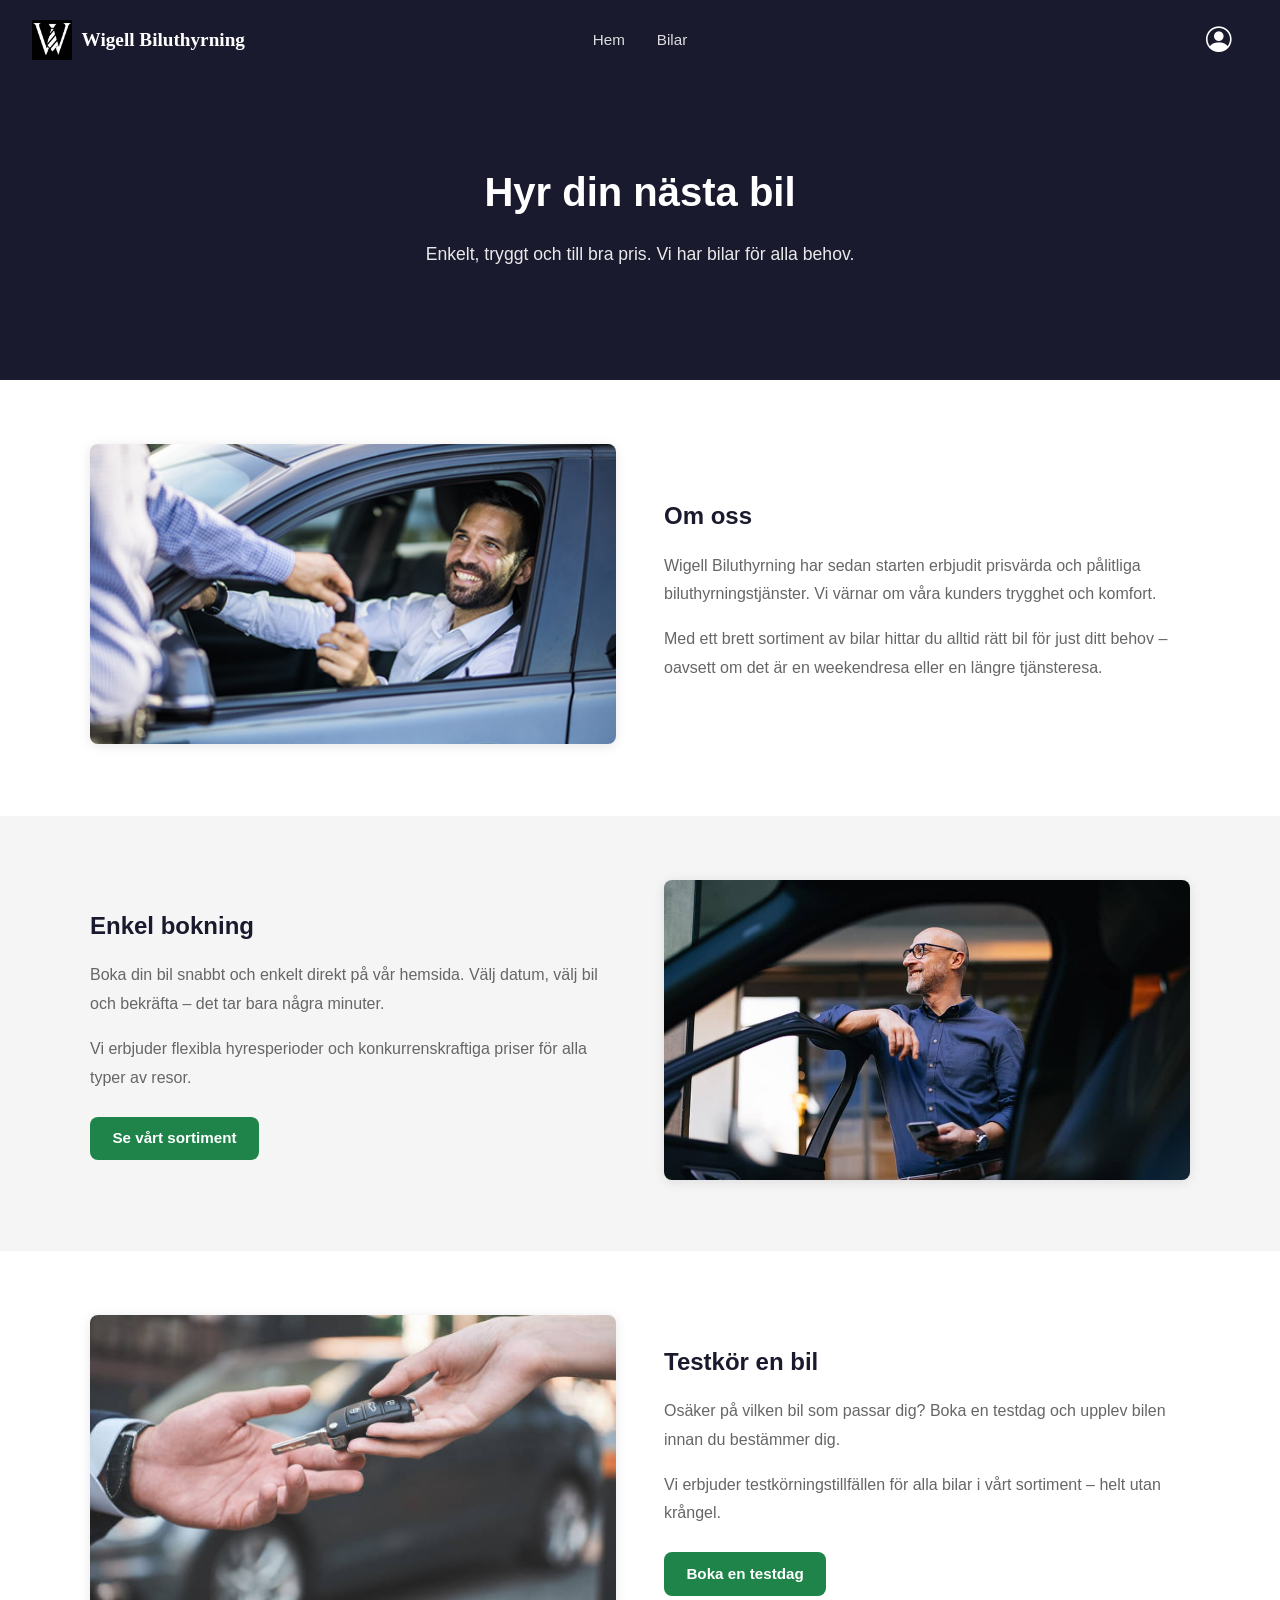
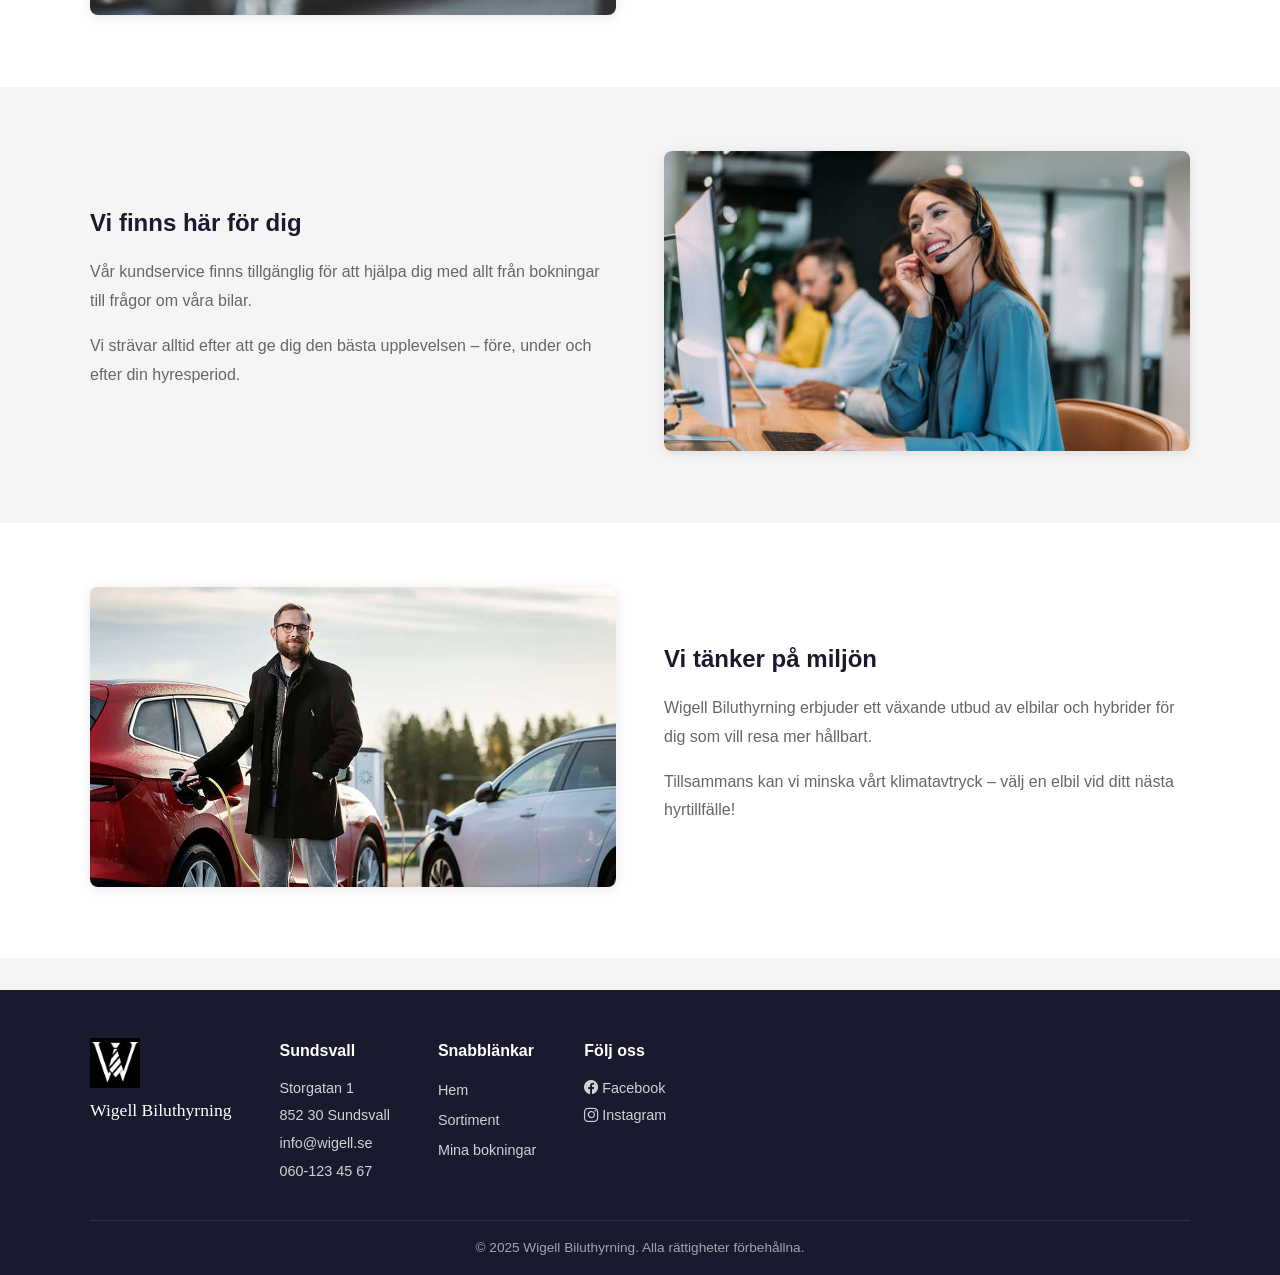
<file: wigell-biluthyrning/index.html>
<!doctype html>
<html lang="sv">
  <head>
    <meta charset="UTF-8" />
    <meta name="viewport" content="width=device-width, initial-scale=1.0" />
    <title>Wigell Biluthyrning</title>
    <link rel="stylesheet" href="css/style.css" />
    <link
      rel="stylesheet"
      href="https://cdn.jsdelivr.net/npm/bootstrap-icons@1.11.0/font/bootstrap-icons.css"
    />
  </head>
  <body>
    <header style="position: relative">
      <nav class="navbar">
        <div class="navbar__logo">
          <img
            src="images/KoncernLogga.png"
            alt="Wigell Biluthyrning logotyp"
            height="40"
          />
          <span>Wigell Biluthyrning</span>
        </div>

        <ul class="navbar__links">
          <li><a href="index.html">Hem</a></li>
          <li><a href="cars.html">Bilar</a></li>
          <li id="my-bookings-link" style="display: none">
            <a href="my-bookings.html">Mina bokningar</a>
          </li>
          <li id="admin-link" style="display: none">
            <a href="admin.html">Admin</a>
          </li>
        </ul>

        <button class="hamburger" id="hamburger" onclick="toggleMenu()">
          <i class="bi bi-list"></i>
        </button>

        <div class="navbar__user">
          <button
            id="login-btn"
            onclick="openLoginModal()"
            aria-label="Logga in"
          >
            <i class="bi bi-person-circle"></i>
          </button>

          <div id="user-menu" style="display: none">
            <button class="user-avatar" onclick="toggleUserDropdown()">
              <span id="avatar-letter"></span>
            </button>
            <div class="user-dropdown" id="user-dropdown" style="display: none">
              <p id="dropdown-username"></p>
              <a href="my-bookings.html"
                ><i class="bi bi-calendar-check"></i> Mina bokningar</a
              >
              <a href="#footer"><i class="bi bi-telephone"></i> Kontakt</a>
              <button onclick="logout()">
                <i class="bi bi-box-arrow-right"></i> Logga ut
              </button>
            </div>
          </div>
        </div>
      </nav>
    </header>

    <section class="hero">
      <div class="hero__content">
        <h1>Hyr din nästa bil</h1>
        <p>Enkelt, tryggt och till bra pris. Vi har bilar för alla behov.</p>
      </div>
    </section>

    <main>
      <!-- Sektion 1: Bild vänster, text höger -->
      <section class="about-section">
        <div class="about-block">
          <div class="about-block__image">
            <img src="images/about.jpg" alt="Om Wigell Biluthyrning" />
          </div>
          <div class="about-block__text">
            <h2>Om oss</h2>
            <p>
              Wigell Biluthyrning har sedan starten erbjudit prisvärda och
              pålitliga biluthyrningstjänster. Vi värnar om våra kunders
              trygghet och komfort.
            </p>
            <p>
              Med ett brett sortiment av bilar hittar du alltid rätt bil för
              just ditt behov – oavsett om det är en weekendresa eller en längre
              tjänsteresa.
            </p>
          </div>
        </div>
      </section>

      <!-- Sektion 2: Text vänster, bild höger -->
      <section class="about-section about-section--alt">
        <div class="about-block">
          <div class="about-block__text">
            <h2>Enkel bokning</h2>
            <p>
              Boka din bil snabbt och enkelt direkt på vår hemsida. Välj datum,
              välj bil och bekräfta – det tar bara några minuter.
            </p>
            <p>
              Vi erbjuder flexibla hyresperioder och konkurrenskraftiga priser
              för alla typer av resor.
            </p>
            <a href="cars.html" class="btn btn--positive">Se vårt sortiment</a>
          </div>
          <div class="about-block__image">
            <img src="images/booking.jpg" alt="Enkel bokning" />
          </div>
        </div>
      </section>

      <!-- Sektion 3: Testkör -->
      <section class="about-section">
        <div class="about-block">
          <div class="about-block__image">
            <img src="images/testdrive.jpg" alt="Testkör en bil" />
          </div>
          <div class="about-block__text">
            <h2>Testkör en bil</h2>
            <p>
              Osäker på vilken bil som passar dig? Boka en testdag och upplev
              bilen innan du bestämmer dig.
            </p>
            <p>
              Vi erbjuder testkörningstillfällen för alla bilar i vårt sortiment
              – helt utan krångel.
            </p>
            <a href="cars.html" class="btn btn--positive">Boka en testdag</a>
          </div>
        </div>
      </section>

      <!-- Sektion 4: Kundservice -->
      <section class="about-section about-section--alt">
        <div class="about-block">
          <div class="about-block__text">
            <h2>Vi finns här för dig</h2>
            <p>
              Vår kundservice finns tillgänglig för att hjälpa dig med allt från
              bokningar till frågor om våra bilar.
            </p>
            <p>
              Vi strävar alltid efter att ge dig den bästa upplevelsen – före,
              under och efter din hyresperiod.
            </p>
          </div>
          <div class="about-block__image">
            <img src="images/service.jpg" alt="Kundservice" />
          </div>
        </div>
      </section>

      <!-- Sektion 5: Hållbarhet -->
      <section class="about-section">
        <div class="about-block">
          <div class="about-block__image">
            <img src="images/environment.jpg" alt="Hållbarhet" />
          </div>
          <div class="about-block__text">
            <h2>Vi tänker på miljön</h2>
            <p>
              Wigell Biluthyrning erbjuder ett växande utbud av elbilar och
              hybrider för dig som vill resa mer hållbart.
            </p>
            <p>
              Tillsammans kan vi minska vårt klimatavtryck – välj en elbil vid
              ditt nästa hyrtillfälle!
            </p>
          </div>
        </div>
      </section>
    </main>

    <!-- login modal -->
    <div id="login-modal" style="display: none">
      <div class="modal-overlay" onclick="closeLoginModal()"></div>
      <div class="modal-card">
        <h2>Logga in</h2>

        <div id="modal-error" style="display: none">
          Fel användarnamn eller lösenord.
        </div>

        <div class="form-group">
          <label for="username">Användarnamn</label>
          <input type="text" id="username" placeholder="Ange användarnamn" />
        </div>

        <div class="form-group">
          <label for="password">Lösenord</label>
          <input type="password" id="password" placeholder="Ange lösenord" />
        </div>

        <button class="btn btn--positive btn--full" onclick="handleLogin()">
          Logga in
        </button>
      </div>
    </div>

    <script src="js/auth.js"></script>
    <script>
      function openLoginModal() {
        document.getElementById("login-modal").style.display = "block";
      }

      function closeLoginModal() {
        document.getElementById("login-modal").style.display = "none";
      }

      async function handleLogin() {
        const username = document.getElementById("username").value.trim();
        const password = document.getElementById("password").value.trim();
        const errorMsg = document.getElementById("modal-error");

        const result = await login(username, password);

        if (result.success) {
          closeLoginModal();
          updateNavbar();
        } else {
          errorMsg.style.display = "block";
        }
      }

      function updateNavbar() {
        const credentials = sessionStorage.getItem("credentials");
        const loginBtn = document.getElementById("login-btn");
        const userMenu = document.getElementById("user-menu");
        const avatarLetter = document.getElementById("avatar-letter");
        const dropdownUsername = document.getElementById("dropdown-username");
        const adminLink = document.getElementById("admin-link");
        const myBookingsLink = document.getElementById("my-bookings-link");

        if (credentials) {
          const username = sessionStorage.getItem("username");
          loginBtn.style.display = "none";
          userMenu.style.display = "block";
          avatarLetter.textContent = username.charAt(0).toUpperCase();
          dropdownUsername.textContent = username;

          if (myBookingsLink) myBookingsLink.style.display = "inline";
          if (isAdmin() && adminLink) adminLink.style.display = "inline";
        }
      }

      function toggleUserDropdown() {
        const dropdown = document.getElementById("user-dropdown");
        dropdown.style.display =
          dropdown.style.display === "none" ? "block" : "none";
      }
      //bookning
      function bookCar(carId) {
        if (!sessionStorage.getItem("credentials")) {
          openLoginModal();
        } else {
          window.location.href = `booking.html?carId=${carId}`;
        }
      }

      function toggleMenu() {
        document.querySelector(".navbar__links").classList.toggle("open");
      }

      updateNavbar();
    </script>

    <footer class="footer" id="footer">
      <div class="footer__content">
        <div class="footer__company">
          <img
            src="images/KoncernLogga.png"
            alt="Wigell Biluthyrning"
            height="50"
          />
          <span>Wigell Biluthyrning</span>
        </div>

        <div class="footer__info">
          <h3>Sundsvall</h3>
          <p>Storgatan 1</p>
          <p>852 30 Sundsvall</p>
          <p>info@wigell.se</p>
          <p>060-123 45 67</p>
        </div>

        <div class="footer__links">
          <h3>Snabblänkar</h3>
          <ul>
            <li><a href="index.html">Hem</a></li>
            <li><a href="cars.html">Sortiment</a></li>
            <li><a href="my-bookings.html">Mina bokningar</a></li>
          </ul>
        </div>

        <div class="footer__social">
          <h3>Följ oss</h3>
          <p><i class="bi bi-facebook"></i> Facebook</p>
          <p><i class="bi bi-instagram"></i> Instagram</p>
        </div>
      </div>

      <div class="footer__bottom">
        <p>© 2025 Wigell Biluthyrning. Alla rättigheter förbehållna.</p>
      </div>
    </footer>
  </body>
</html>
</file>
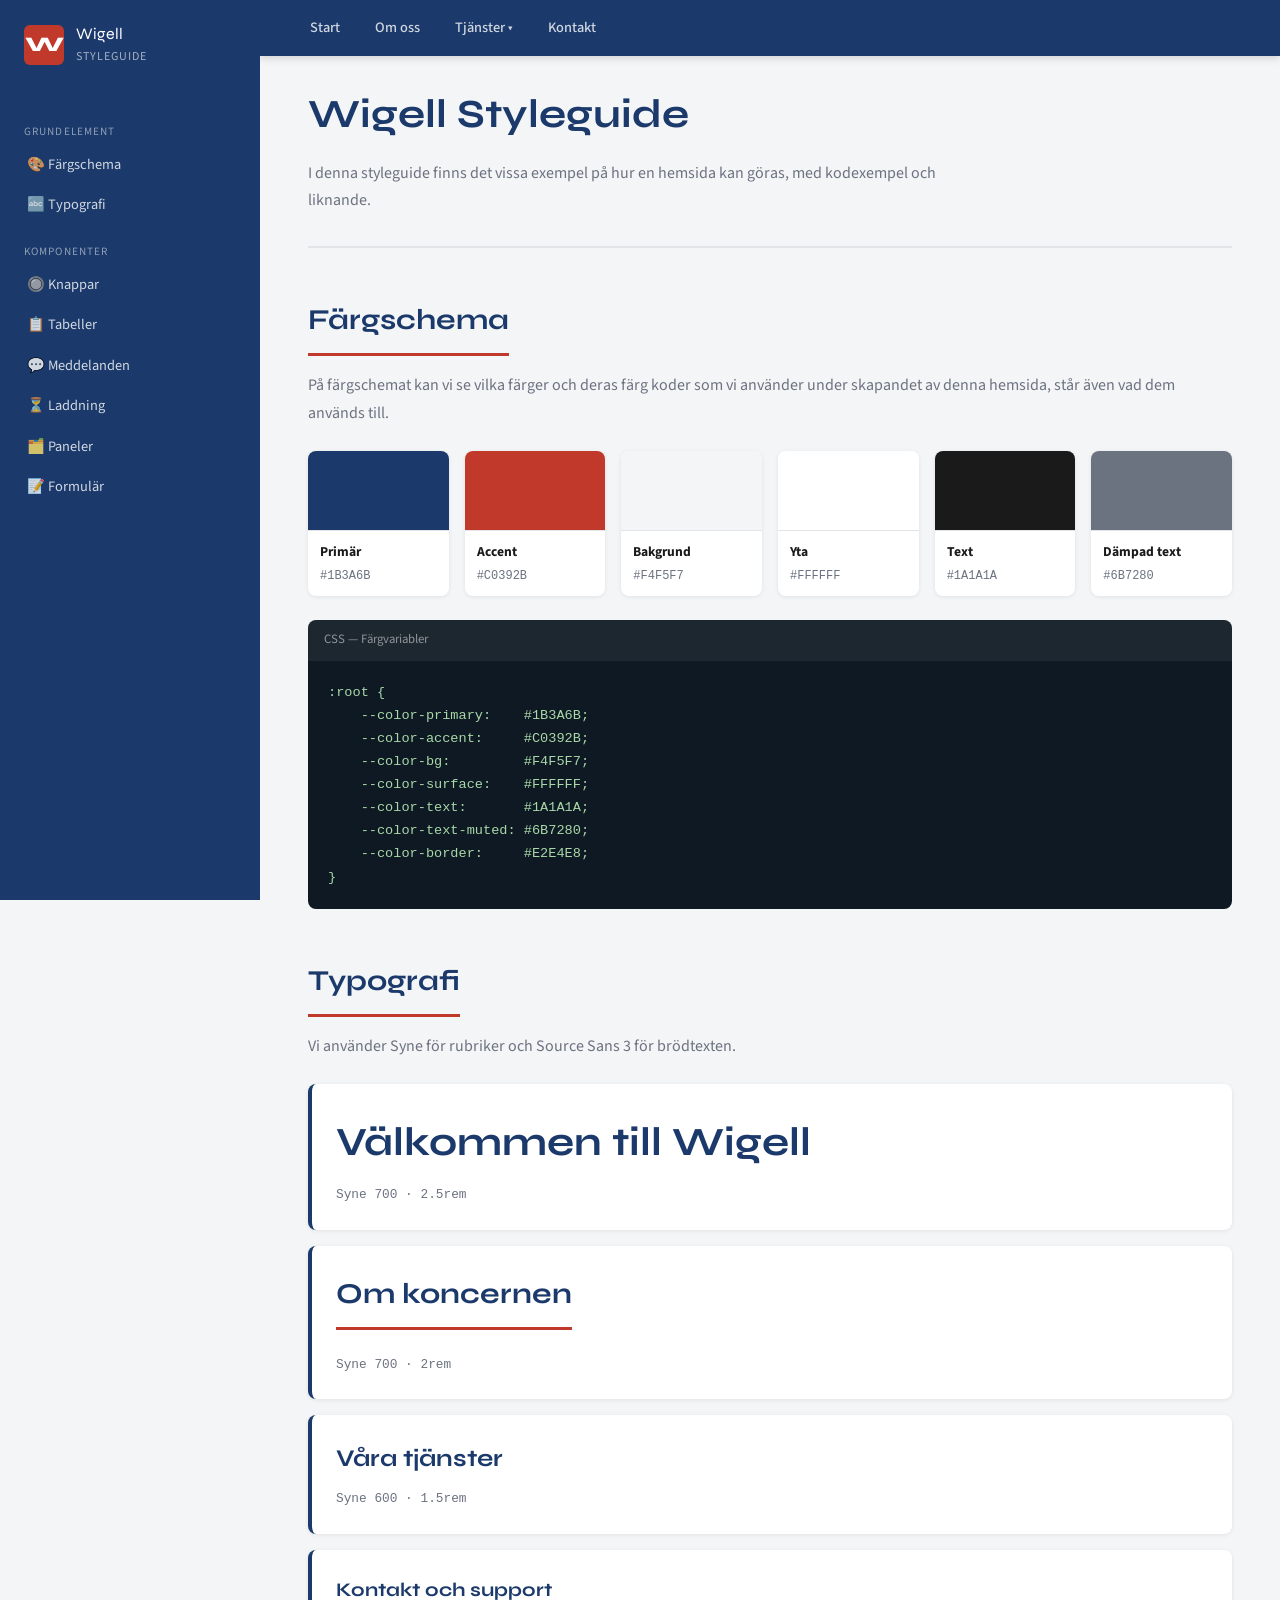
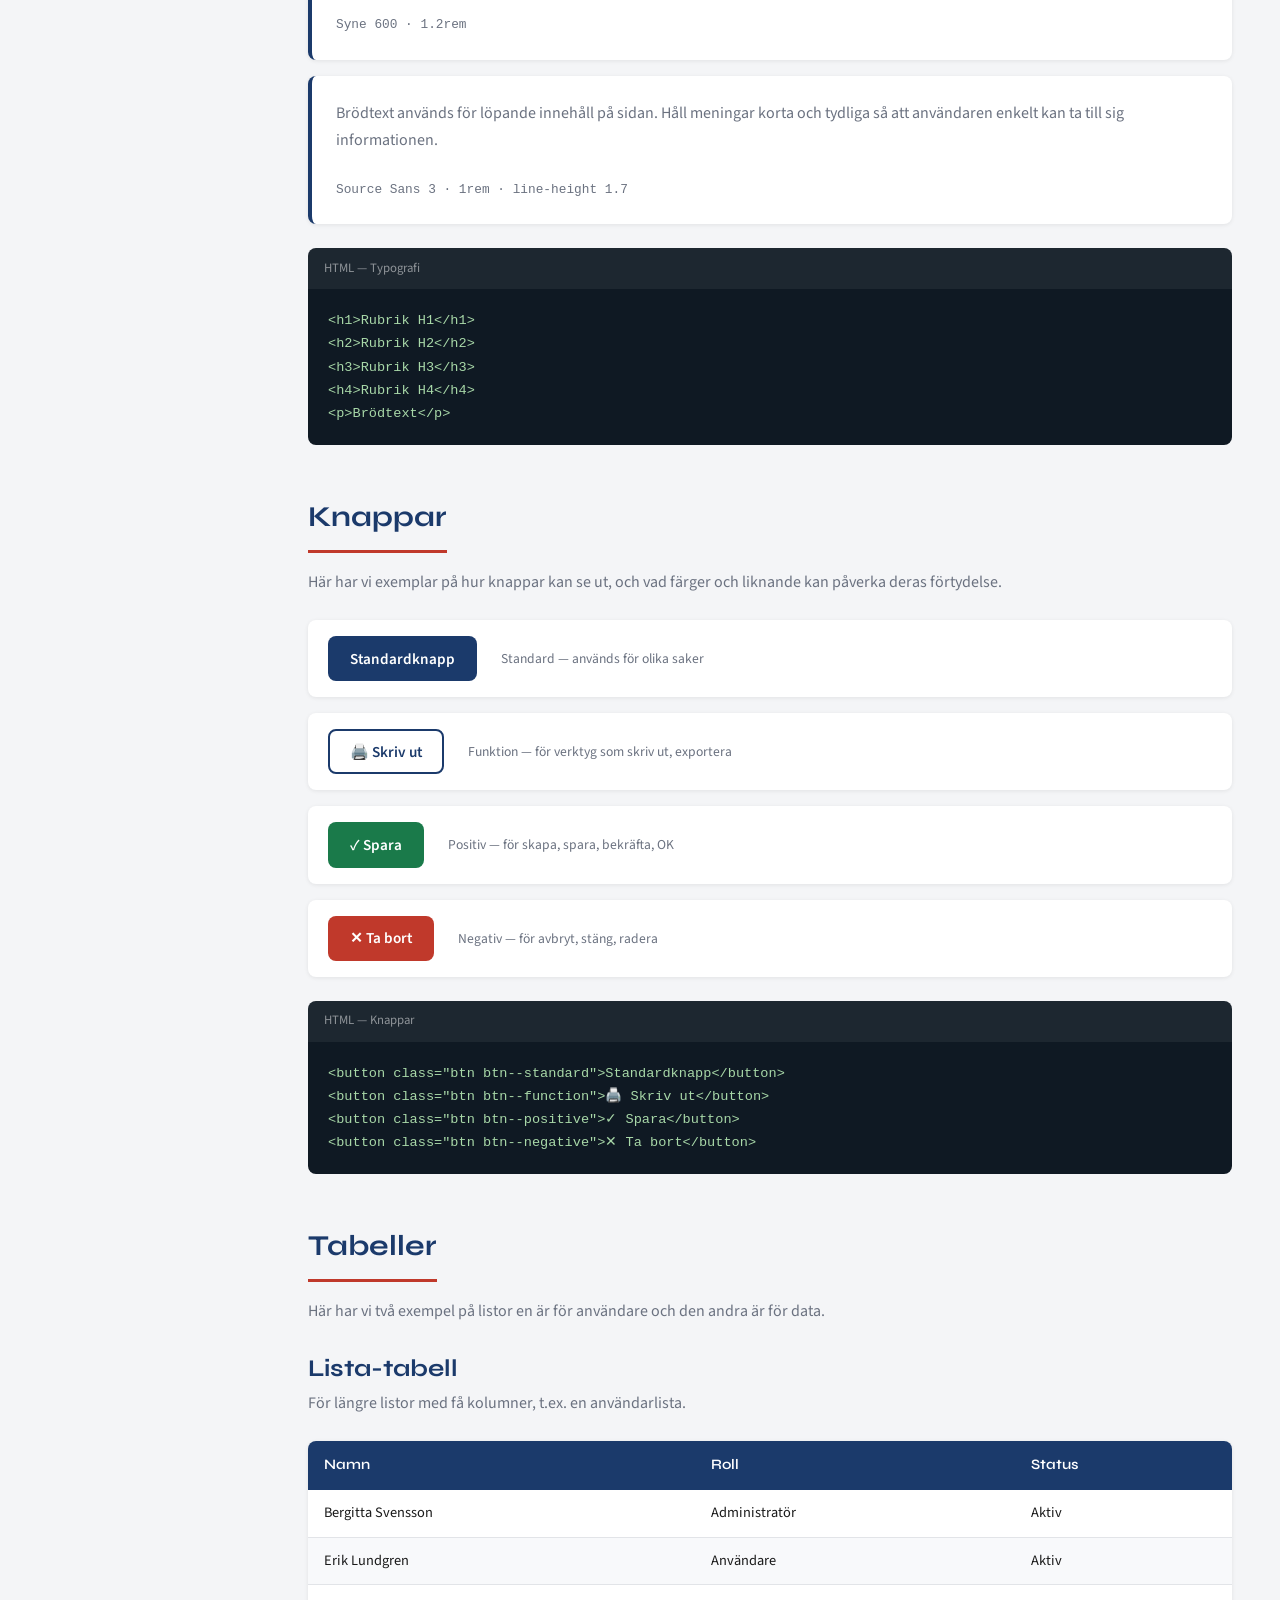
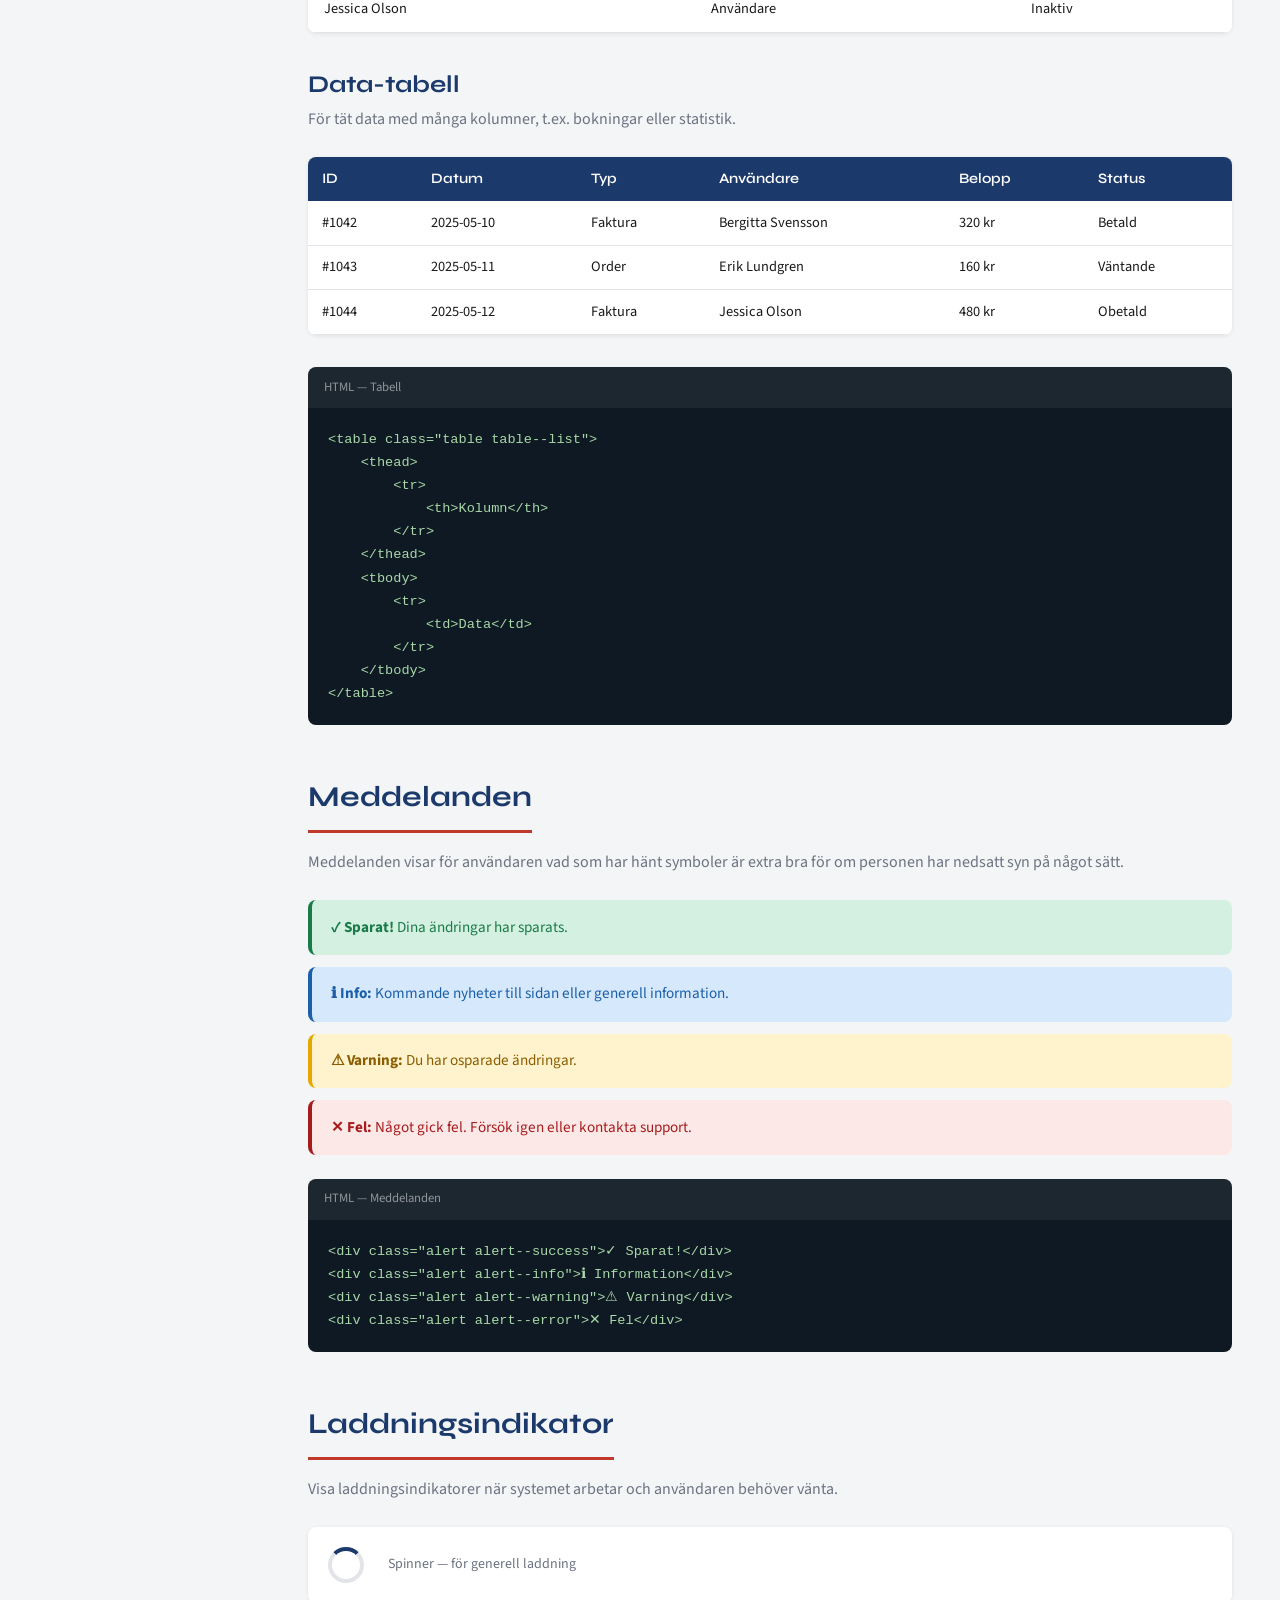
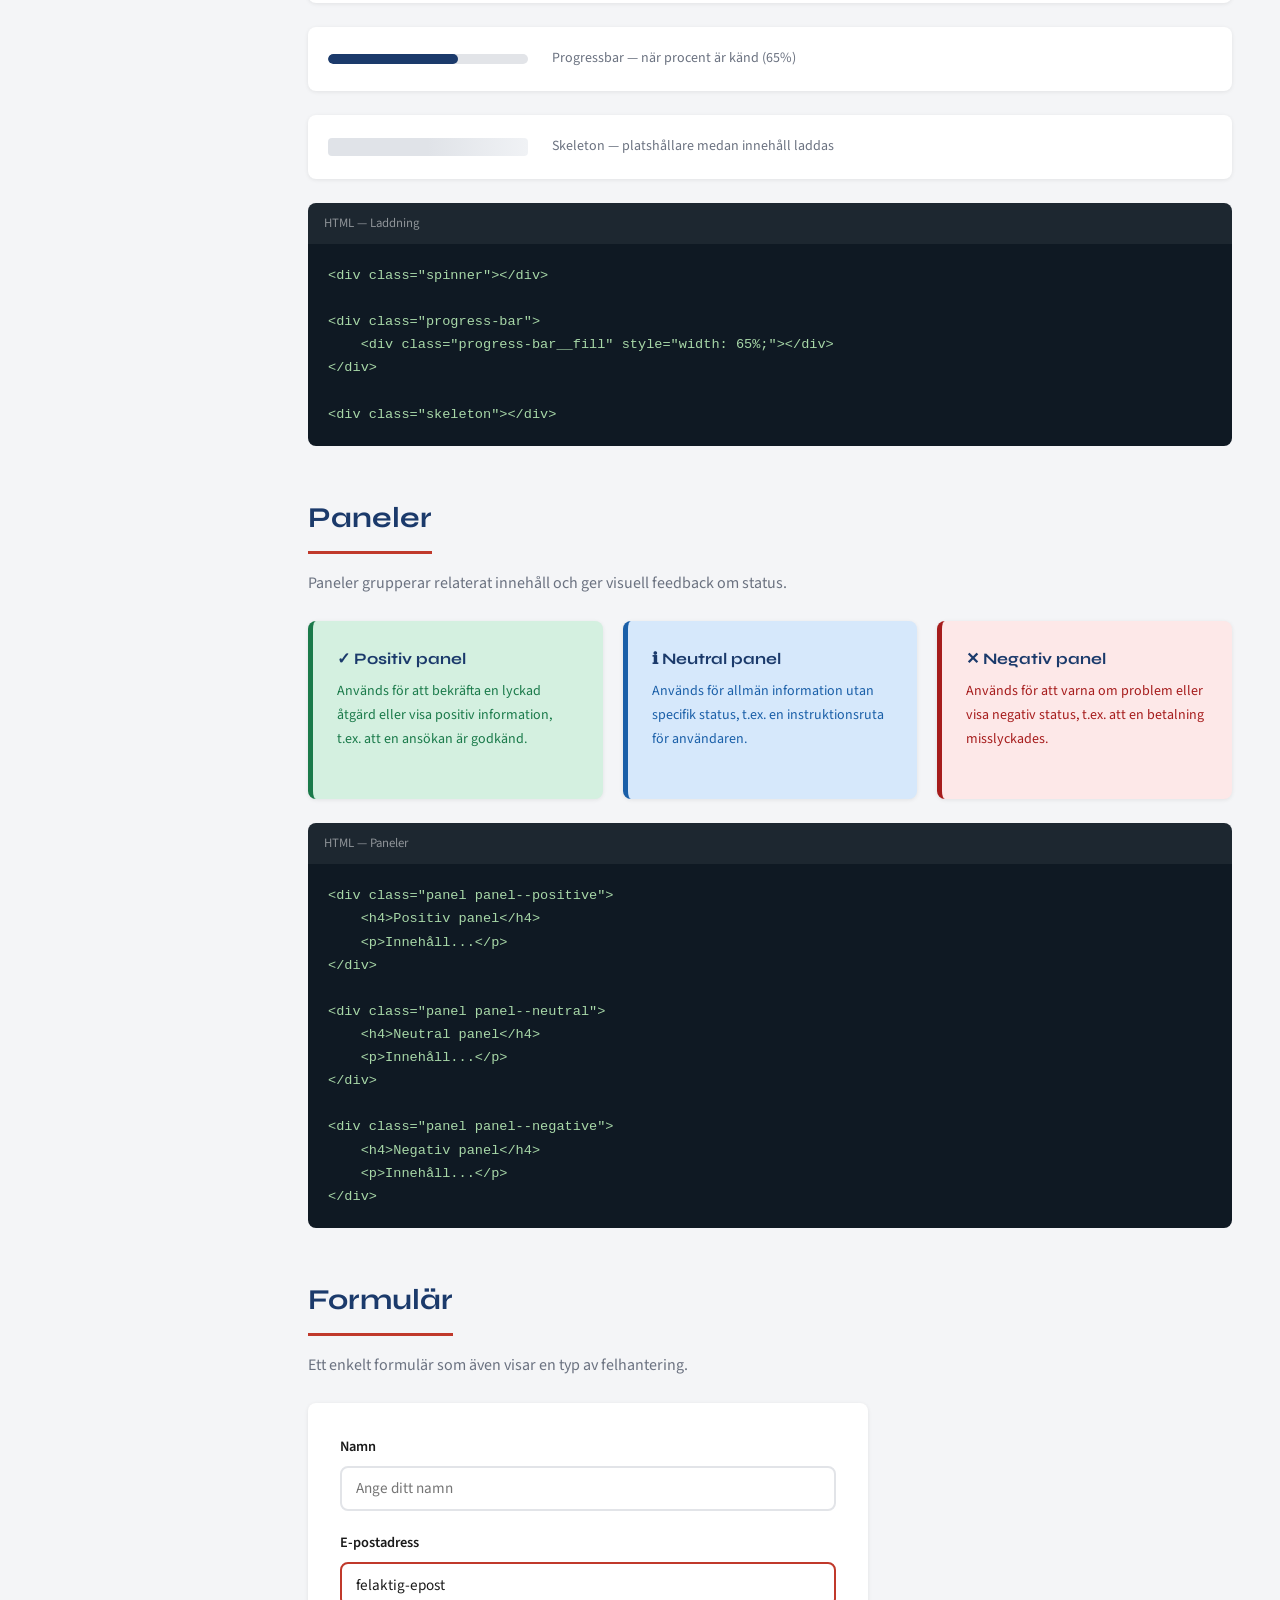
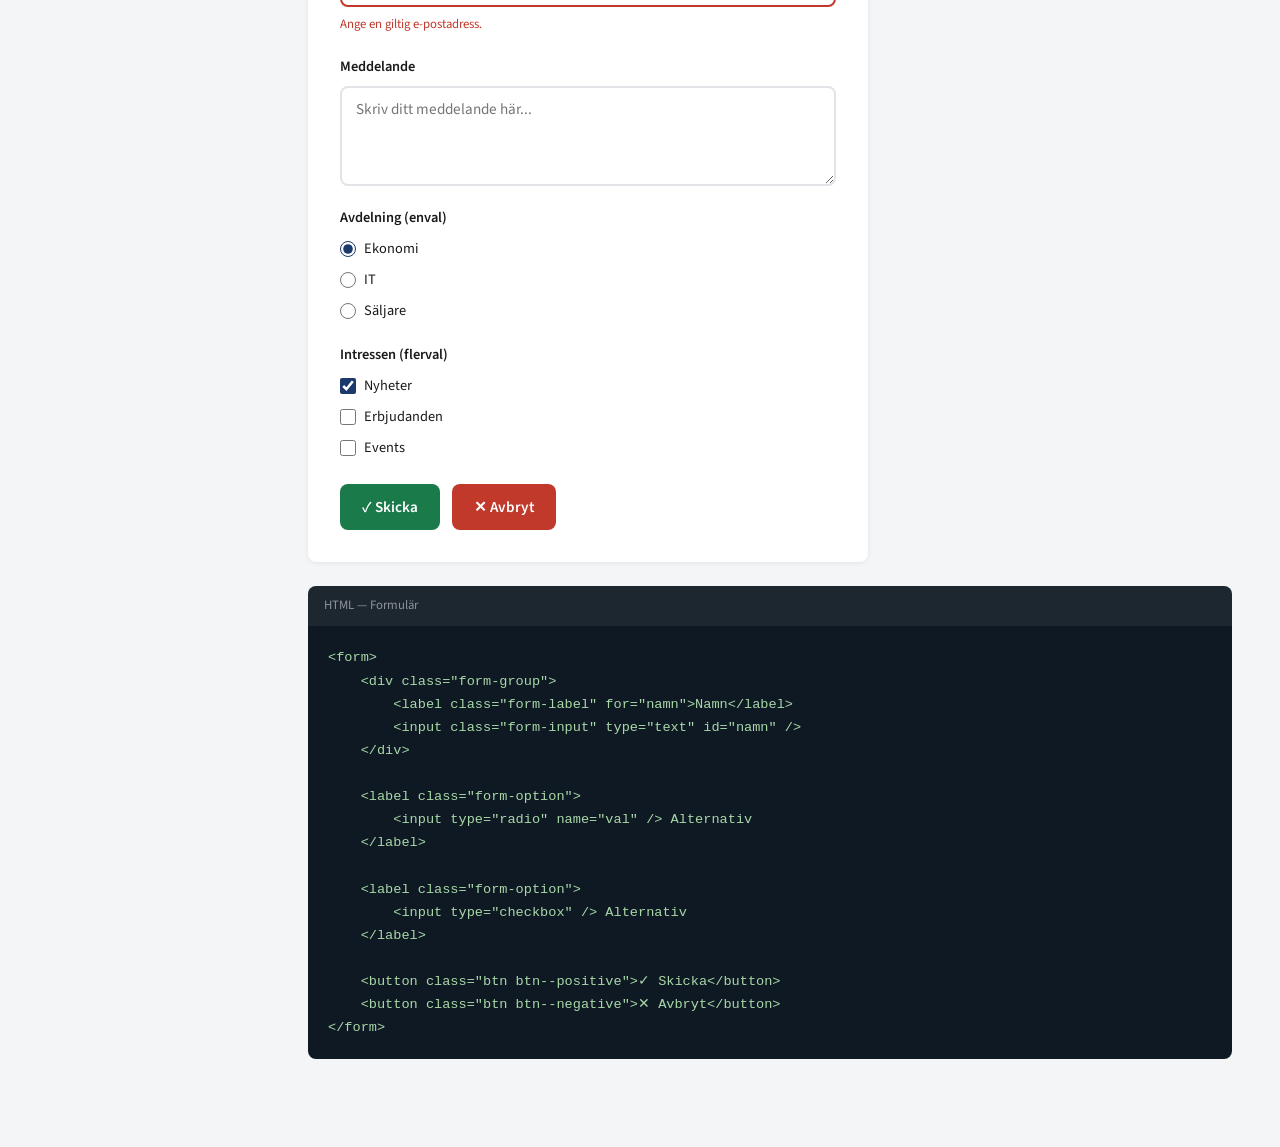
<file: Wigell_Styleguide/index.html>
<!DOCTYPE html>
<html lang="sv">
<head>
    <meta charset="UTF-8">
    <meta name="viewport" content="width=device-width, initial-scale=1.0">
    <title>Wigell Styleguide</title>

    <link rel="preconnect" href="https://fonts.googleapis.com">
    <link rel="preconnect" href="https://fonts.gstatic.com" crossorigin>
    <link href="https://fonts.googleapis.com/css2?family=Syne:wght@600;700;800&family=Source+Sans+3:wght@400;500;600&display=swap" rel="stylesheet">

    <link rel="stylesheet" href="style.css">
    <link rel="stylesheet" href="mobile.css">
</head>
<body>

    <nav class="sidebar">

        <div class="sidebar__brand">
            <span class="sidebar__logo">W</span>
            <span class="sidebar__name">Wigell <br> <small>Styleguide</small></span>
        </div>

        <button class="sidebar__toggle" id="sidebarToggle">
            <span></span>
            <span></span>
            <span></span>
        </button>

        <ul class="sidebar__nav" id="sidebarNav">

            <li class="sidebar__label">Grundelement</li>
            <li><a href="#farger" class="sidebar__link">🎨 Färgschema</a></li>
            <li><a href="#typografi" class="sidebar__link">🔤 Typografi</a></li>

            <li class="sidebar__label">Komponenter</li>
            <li><a href="#knappar" class="sidebar__link">🔘 Knappar</a></li>
            <li><a href="#tabeller" class="sidebar__link">📋 Tabeller</a></li>
            <li><a href="#meddelanden" class="sidebar__link">💬 Meddelanden</a></li>
            <li><a href="#laddning" class="sidebar__link">⏳ Laddning</a></li>
            <li><a href="#paneler" class="sidebar__link">🗂️ Paneler</a></li>
            <li><a href="#formular" class="sidebar__link">📝 Formulär</a></li>

        </ul>

    </nav>

    <nav class="top-nav"> 
        <ul class="top-nav__links">
            <li><a href="#">Start</a></li>
            <li><a href="#">Om oss</a></li>
            <li class="top-nav__dropdown">
                <a href="#">Tjänster ▾</a>
                <ul class="top-nav__submenu">
                    <li><a href="#">Översikt</a></li>
                    <li><a href="#">Priser</a></li>
                    <li><a href="#">Support</a></li>
                </ul>
            </li>
            <li><a href="#">Kontakt</a></li>
        </ul>
    </nav>

    <main class="main-content">
        
        <header class="guide-header">
            <h1>Wigell Styleguide</h1>
            <p>I denna styleguide finns det vissa exempel på hur en hemsida kan göras, med kodexempel och liknande.</p>        </header>

            <!-- Färgschema -->
        <section id="farger" class="guide-section">
            <h2>Färgschema</h2>
            <p>På färgschemat kan vi se vilka färger och deras färg koder som vi använder under skapandet av denna hemsida, står även vad dem används till.</p>

            <div class="color-grid">

                <div class="color-swatch" style="--swatch: #1B3A6B;">
                    <div class="color-swatch__preview"></div>
                    <div class="color-swatch__info">
                        <strong>Primär</strong>
                        <span>#1B3A6B</span>
                    </div>
                </div>

                <div class="color-swatch" style="--swatch: #C0392B;">
                    <div class="color-swatch__preview"></div>
                    <div class="color-swatch__info">
                        <strong>Accent</strong>
                        <span>#C0392B</span>
                    </div>
                </div>

                <div class="color-swatch" style="--swatch: #F4F5F7;">
                    <div class="color-swatch__preview"></div>
                    <div class="color-swatch__info">
                        <strong>Bakgrund</strong>
                        <span>#F4F5F7</span>
                    </div>
                </div>

                <div class="color-swatch" style="--swatch: #FFFFFF;">
                    <div class="color-swatch__preview"></div>
                    <div class="color-swatch__info">
                        <strong>Yta</strong>
                        <span>#FFFFFF</span>
                    </div>
                </div>

                <div class="color-swatch" style="--swatch: #1A1A1A;">
                    <div class="color-swatch__preview"></div>
                    <div class="color-swatch__info">
                        <strong>Text</strong>
                        <span>#1A1A1A</span>
                    </div>
                </div>

                <div class="color-swatch" style="--swatch: #6B7280;">
                    <div class="color-swatch__preview"></div>
                    <div class="color-swatch__info">
                        <strong>Dämpad text</strong>
                        <span>#6B7280</span>
                    </div>
                </div>

            </div>

            <div class="code-block">
                <div class="code-block__header">
                    <span>CSS — Färgvariabler</span>
                </div>
<pre><code>:root {
    --color-primary:    #1B3A6B;
    --color-accent:     #C0392B;
    --color-bg:         #F4F5F7;
    --color-surface:    #FFFFFF;
    --color-text:       #1A1A1A;
    --color-text-muted: #6B7280;
    --color-border:     #E2E4E8;
}</code></pre>
            </div>

        </section>

        <!-- Typografi -->
        <section id="typografi" class="guide-section">
            <h2>Typografi</h2>
            <p>Vi använder Syne för rubriker och Source Sans 3 för brödtexten.</p>

            <div class="type-showcase">

                <div class="type-item">
                    <h1>Välkommen till Wigell</h1>
                    <span class="type-meta">Syne 700 · 2.5rem</span>
                </div>

                <div class="type-item">
                    <h2>Om koncernen</h2>
                    <span class="type-meta">Syne 700 · 2rem</span>
                </div>

                <div class="type-item">
                    <h3>Våra tjänster</h3>
                    <span class="type-meta">Syne 600 · 1.5rem</span>
                </div>

                <div class="type-item">
                    <h4>Kontakt och support</h4>
                    <span class="type-meta">Syne 600 · 1.2rem</span>
                </div>

                <div class="type-item">
                    <p>Brödtext används för löpande innehåll på sidan. Håll meningar korta och tydliga så att användaren enkelt kan ta till sig informationen.</p>
                    <span class="type-meta">Source Sans 3 · 1rem · line-height 1.7</span>
                </div>

            </div>

            <div class="code-block">
                <div class="code-block__header">
                    <span>HTML — Typografi</span>
                </div>
<pre><code>&lt;h1&gt;Rubrik H1&lt;/h1&gt;
&lt;h2&gt;Rubrik H2&lt;/h2&gt;
&lt;h3&gt;Rubrik H3&lt;/h3&gt;
&lt;h4&gt;Rubrik H4&lt;/h4&gt;
&lt;p&gt;Brödtext&lt;/p&gt;</code></pre>
            </div>

        </section>

        <!-- Knappar -->
        <section id="knappar" class="guide-section">
            <h2>Knappar</h2>
            <p>Här har vi exemplar på hur knappar kan se ut, och vad färger och liknande kan påverka deras förtydelse.</p>

            <div class="btn-showcase">

                <div class="btn-item">
                    <button class="btn btn--standard">Standardknapp</button>
                    <span class="btn-label">Standard — används för olika saker</span>
                </div>

                <div class="btn-item">
                    <button class="btn btn--function">🖨️ Skriv ut</button>
                    <span class="btn-label">Funktion — för verktyg som skriv ut, exportera</span>
                </div>

                <div class="btn-item">
                    <button class="btn btn--positive">✓ Spara</button>
                    <span class="btn-label">Positiv — för skapa, spara, bekräfta, OK</span>
                </div>

                <div class="btn-item">
                    <button class="btn btn--negative">✕ Ta bort</button>
                    <span class="btn-label">Negativ — för avbryt, stäng, radera</span>
                </div>

            </div>

            <div class="code-block">
                <div class="code-block__header">
                    <span>HTML — Knappar</span>
                </div>
<pre><code>&lt;button class="btn btn--standard"&gt;Standardknapp&lt;/button&gt;
&lt;button class="btn btn--function"&gt;🖨️ Skriv ut&lt;/button&gt;
&lt;button class="btn btn--positive"&gt;✓ Spara&lt;/button&gt;
&lt;button class="btn btn--negative"&gt;✕ Ta bort&lt;/button&gt;</code></pre>
            </div>

        </section>

        <section id="tabeller" class="guide-section">
            <h2>Tabeller</h2>
            <p>Här har vi två exempel på listor en är för användare och den andra är för data.</p>

            <h3>Lista-tabell</h3>
            <p>För längre listor med få kolumner, t.ex. en användarlista.</p>

            <div class="table-wrapper">
                <table class="table table--list">
                    <thead>
                        <tr>
                            <th>Namn</th>
                            <th>Roll</th>
                            <th>Status</th>
                        </tr>
                    </thead>
                    <tbody>
                        <tr>
                            <td>Bergitta Svensson</td>
                            <td>Administratör</td>
                            <td>Aktiv</td>
                        </tr>
                        <tr>
                            <td>Erik Lundgren</td>
                            <td>Användare</td>
                            <td>Aktiv</td>
                        </tr>
                        <tr>
                            <td>Jessica Olson</td>
                            <td>Användare</td>
                            <td>Inaktiv</td>
                        </tr>
                    </tbody>
                </table>
            </div>

            <h3>Data-tabell</h3>
            <p>För tät data med många kolumner, t.ex. bokningar eller statistik.</p>

            <div class="table-wrapper">
                <table class="table table--data">
                    <thead>
                        <tr>
                            <th>ID</th>
                            <th>Datum</th>
                            <th>Typ</th>
                            <th>Användare</th>
                            <th>Belopp</th>
                            <th>Status</th>
                        </tr>
                    </thead>
                    <tbody>
                        <tr>
                            <td>#1042</td>
                            <td>2025-05-10</td>
                            <td>Faktura</td>
                            <td>Bergitta Svensson</td>
                            <td>320 kr</td>
                            <td>Betald</td>
                        </tr>
                        <tr>
                            <td>#1043</td>
                            <td>2025-05-11</td>
                            <td>Order</td>
                            <td>Erik Lundgren</td>
                            <td>160 kr</td>
                            <td>Väntande</td>
                        </tr>
                        <tr>
                            <td>#1044</td>
                            <td>2025-05-12</td>
                            <td>Faktura</td>
                            <td>Jessica Olson</td>
                            <td>480 kr</td>
                            <td>Obetald</td>
                        </tr>
                    </tbody>
                </table>
            </div>

            <div class="code-block">
                <div class="code-block__header">
                    <span>HTML — Tabell</span>
                </div>
<pre><code>&lt;table class="table table--list"&gt;
    &lt;thead&gt;
        &lt;tr&gt;
            &lt;th&gt;Kolumn&lt;/th&gt;
        &lt;/tr&gt;
    &lt;/thead&gt;
    &lt;tbody&gt;
        &lt;tr&gt;
            &lt;td&gt;Data&lt;/td&gt;
        &lt;/tr&gt;
    &lt;/tbody&gt;
&lt;/table&gt;</code></pre>
            </div>

        </section>

        <section id="meddelanden" class="guide-section">
            <h2>Meddelanden</h2>
            <p>Meddelanden visar för användaren vad som har hänt symboler är extra bra för om personen har nedsatt syn på något sätt.</p>

            <div class="alerts-showcase">

                <div class="alert alert--success">
                    <strong>✓ Sparat!</strong> Dina ändringar har sparats.
                </div>

                <div class="alert alert--info">
                    <strong>ℹ Info:</strong> Kommande nyheter till sidan eller generell information.
                </div>

                <div class="alert alert--warning">
                    <strong>⚠ Varning:</strong> Du har osparade ändringar.
                </div>

                <div class="alert alert--error">
                    <strong>✕ Fel:</strong> Något gick fel. Försök igen eller kontakta support.
                </div>

            </div>

            <div class="code-block">
                <div class="code-block__header">
                    <span>HTML — Meddelanden</span>
                </div>
<pre><code>&lt;div class="alert alert--success"&gt;✓ Sparat!&lt;/div&gt;
&lt;div class="alert alert--info"&gt;ℹ Information&lt;/div&gt;
&lt;div class="alert alert--warning"&gt;⚠ Varning&lt;/div&gt;
&lt;div class="alert alert--error"&gt;✕ Fel&lt;/div&gt;</code></pre>
            </div>

        </section>

        <section id="laddning" class="guide-section">
            <h2>Laddningsindikator</h2>
            <p>Visa laddningsindikatorer när systemet arbetar och användaren behöver vänta.</p>

            <div class="loaders-showcase">

                <div class="loader-item">
                    <div class="spinner"></div>
                    <span>Spinner — för generell laddning</span>
                </div>

                <div class="loader-item">
                    <div class="progress-bar">
                        <div class="progress-bar__fill" style="width: 65%;"></div>
                    </div>
                    <span>Progressbar — när procent är känd (65%)</span>
                </div>

                <div class="loader-item">
                    <div class="skeleton"></div>
                    <span>Skeleton — platshållare medan innehåll laddas</span>
                </div>

            </div>

            <div class="code-block">
                <div class="code-block__header">
                    <span>HTML — Laddning</span>
                </div>
<pre><code>&lt;div class="spinner"&gt;&lt;/div&gt;

&lt;div class="progress-bar"&gt;
    &lt;div class="progress-bar__fill" style="width: 65%;"&gt;&lt;/div&gt;
&lt;/div&gt;

&lt;div class="skeleton"&gt;&lt;/div&gt;</code></pre>
            </div>

        </section>

        <section id="paneler" class="guide-section">
            <h2>Paneler</h2>
            <p>Paneler grupperar relaterat innehåll och ger visuell feedback om status.</p>

            <div class="panels-showcase">

                <div class="panel panel--positive">
                    <h4>✓ Positiv panel</h4>
                    <p>Används för att bekräfta en lyckad åtgärd eller visa positiv 
                    information, t.ex. att en ansökan är godkänd.</p>
                </div>

                <div class="panel panel--neutral">
                    <h4>ℹ Neutral panel</h4>
                    <p>Används för allmän information utan specifik status, 
                    t.ex. en instruktionsruta för användaren.</p>
                </div>

                <div class="panel panel--negative">
                    <h4>✕ Negativ panel</h4>
                    <p>Används för att varna om problem eller visa negativ status, 
                    t.ex. att en betalning misslyckades.</p>
                </div>

            </div>

            <div class="code-block">
                <div class="code-block__header">
                    <span>HTML — Paneler</span>
                </div>
<pre><code>&lt;div class="panel panel--positive"&gt;
    &lt;h4&gt;Positiv panel&lt;/h4&gt;
    &lt;p&gt;Innehåll...&lt;/p&gt;
&lt;/div&gt;

&lt;div class="panel panel--neutral"&gt;
    &lt;h4&gt;Neutral panel&lt;/h4&gt;
    &lt;p&gt;Innehåll...&lt;/p&gt;
&lt;/div&gt;

&lt;div class="panel panel--negative"&gt;
    &lt;h4&gt;Negativ panel&lt;/h4&gt;
    &lt;p&gt;Innehåll...&lt;/p&gt;
&lt;/div&gt;</code></pre>
            </div>

        </section>

        <section id="formular" class="guide-section">
            <h2>Formulär</h2>
            <p>Ett enkelt formulär som även visar en typ av felhantering.</p>

            <form class="form-showcase" onsubmit="return false;">

                <div class="form-group">
                    <label class="form-label" for="namn">Namn</label>
                    <input class="form-input" type="text" id="namn" placeholder="Ange ditt namn" />
                </div>

                <div class="form-group">
                    <label class="form-label" for="epost">E-postadress</label>
                    <input class="form-input form-input--error" type="email" id="epost" value="felaktig-epost" />
                    <span class="form-error">Ange en giltig e-postadress.</span>
                </div>

                <div class="form-group">
                    <label class="form-label" for="meddelande">Meddelande</label>
                    <textarea class="form-input form-textarea" id="meddelande" placeholder="Skriv ditt meddelande här..."></textarea>
                </div>

                <div class="form-group">
                    <label class="form-label">Avdelning (enval)</label>
                    <div class="form-options">
                        <label class="form-option">
                            <input type="radio" name="avdelning" checked /> Ekonomi
                        </label>
                        <label class="form-option">
                            <input type="radio" name="avdelning" /> IT
                        </label>
                        <label class="form-option">
                            <input type="radio" name="avdelning" /> Säljare
                        </label>
                    </div>
                </div>

                <div class="form-group">
                    <label class="form-label">Intressen (flerval)</label>
                    <div class="form-options">
                        <label class="form-option">
                            <input type="checkbox" checked /> Nyheter
                        </label>
                        <label class="form-option">
                            <input type="checkbox" /> Erbjudanden
                        </label>
                        <label class="form-option">
                            <input type="checkbox" /> Events
                        </label>
                    </div>
                </div>

                <div class="form-actions">
                    <button class="btn btn--positive" type="submit">✓ Skicka</button>
                    <button class="btn btn--negative" type="reset">✕ Avbryt</button>
                </div>

            </form>

            <div class="code-block">
                <div class="code-block__header">
                    <span>HTML — Formulär</span>
                </div>
<pre><code>&lt;form&gt;
    &lt;div class="form-group"&gt;
        &lt;label class="form-label" for="namn"&gt;Namn&lt;/label&gt;
        &lt;input class="form-input" type="text" id="namn" /&gt;
    &lt;/div&gt;

    &lt;label class="form-option"&gt;
        &lt;input type="radio" name="val" /&gt; Alternativ
    &lt;/label&gt;

    &lt;label class="form-option"&gt;
        &lt;input type="checkbox" /&gt; Alternativ
    &lt;/label&gt;

    &lt;button class="btn btn--positive"&gt;✓ Skicka&lt;/button&gt;
    &lt;button class="btn btn--negative"&gt;✕ Avbryt&lt;/button&gt;
&lt;/form&gt;</code></pre>
            </div>

        </section>

    </main>

    <script src="app.js" defer></script>
</body>
</html>
</file>
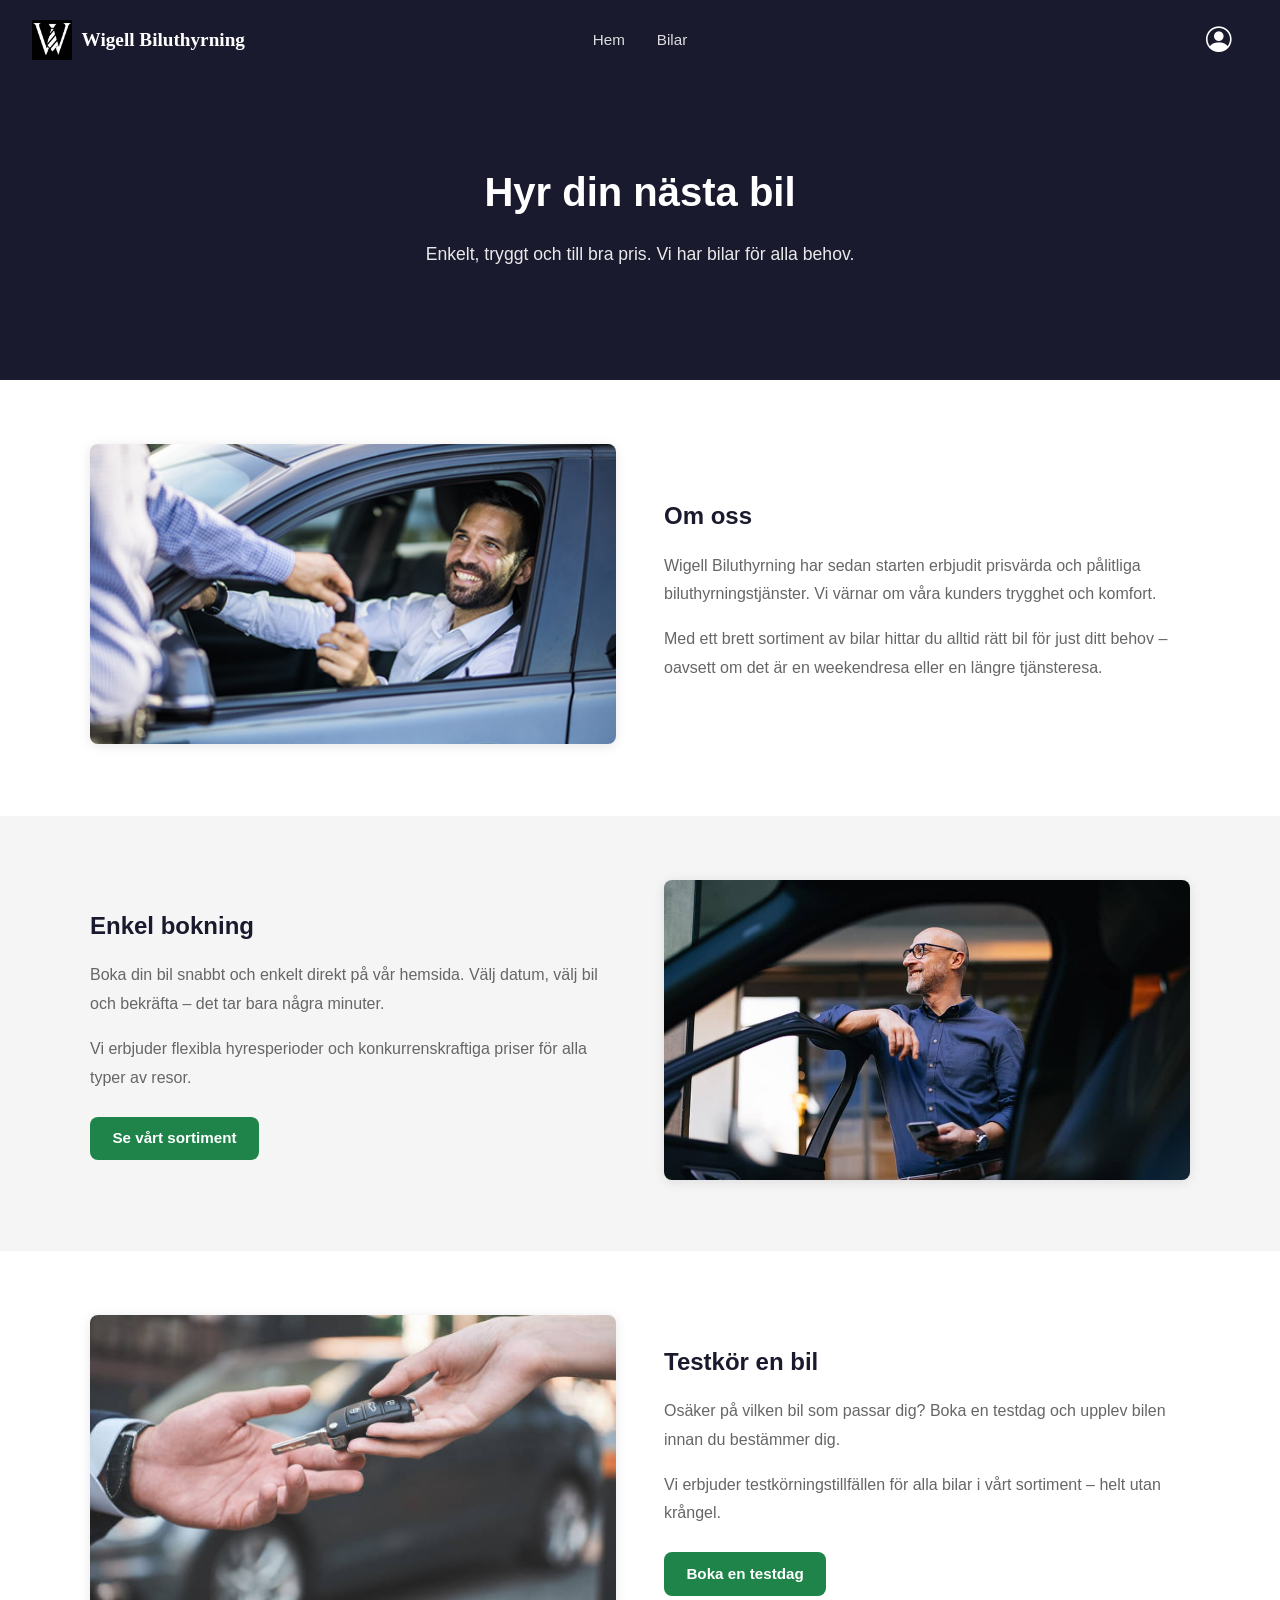
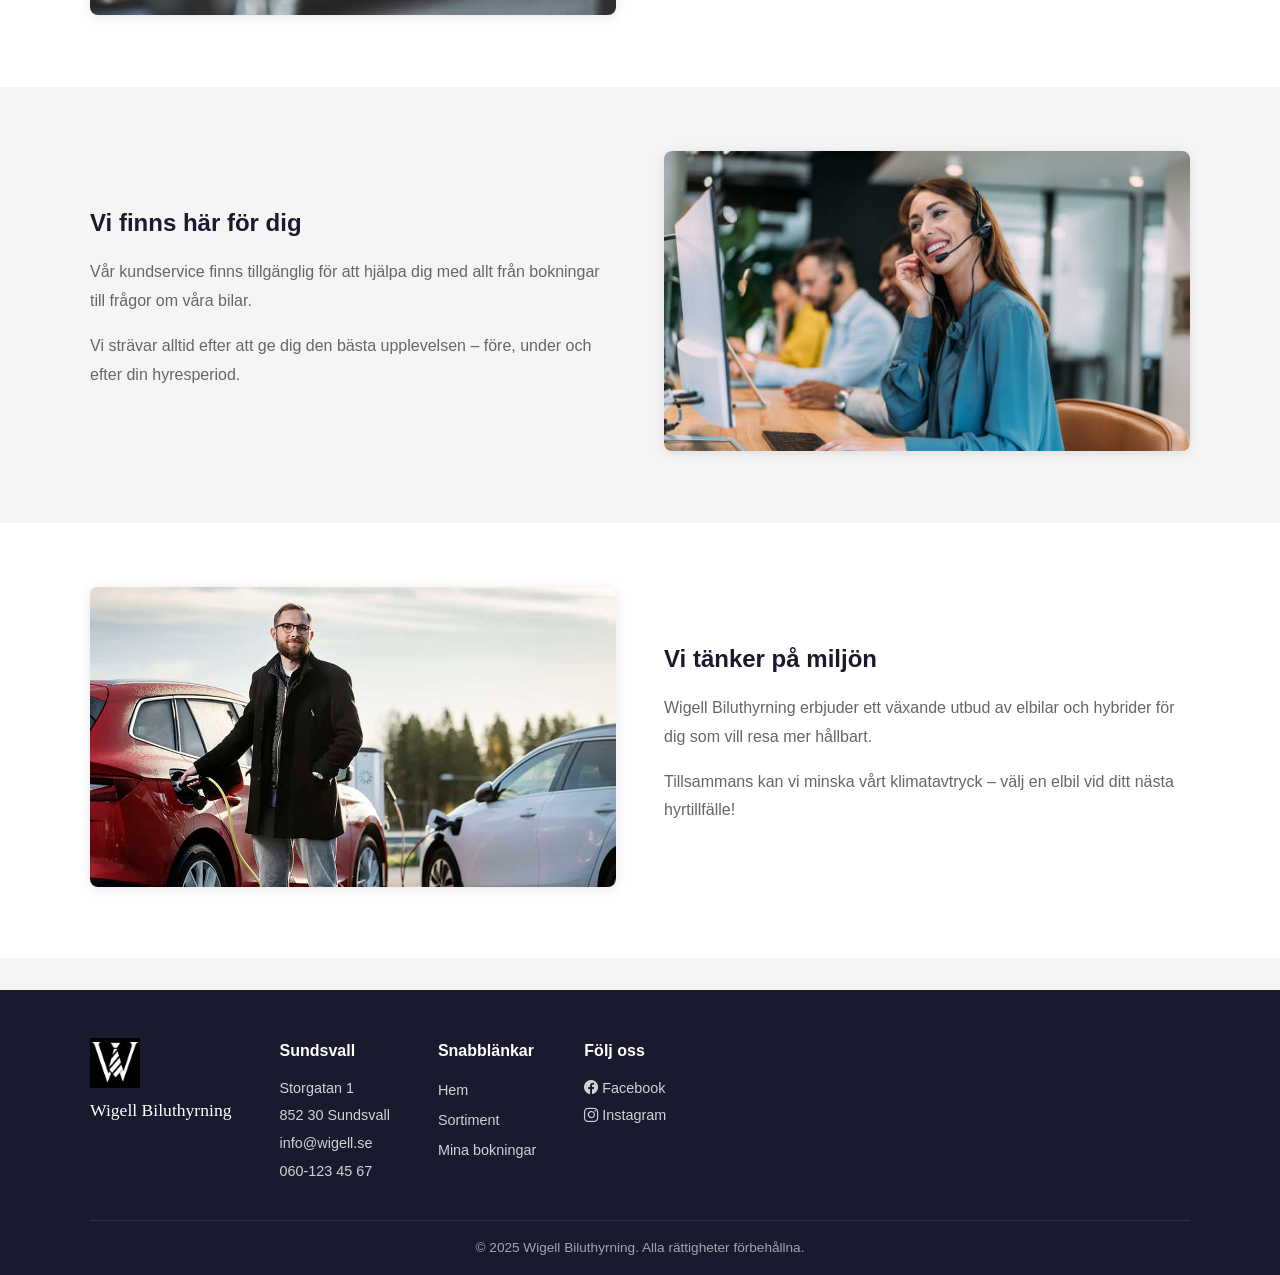
<file: wigell-biluthyrning/admin.html>
<!doctype html>
<html lang="sv">
  <head>
    <meta charset="UTF-8" />
    <meta name="viewport" content="width=device-width, initial-scale=1.0" />
    <title>Admin – Wigell Biluthyrning</title>
    <link rel="stylesheet" href="css/style.css" />
    <link
      rel="stylesheet"
      href="https://cdn.jsdelivr.net/npm/bootstrap-icons@1.11.0/font/bootstrap-icons.css"
    />
  </head>
  <body>
    <header>
      <nav class="navbar">
        <div class="navbar__logo">
          <img
            src="images/KoncernLogga.png"
            alt="Wigell Biluthyrning logotyp"
            height="40"
          />
          <span>Wigell Biluthyrning</span>
        </div>

        <ul class="navbar__links">
          <li><a href="index.html">Hem</a></li>
          <li><a href="cars.html">Bilar</a></li>
          <li><a href="admin.html">Admin</a></li>
        </ul>

        <button class="hamburger" id="hamburger" onclick="toggleMenu()">
          <i class="bi bi-list"></i>
        </button>

        <div class="navbar__user">
          <button id="login-btn" onclick="openLoginModal()">
            <i class="bi bi-person-circle"></i>
          </button>

          <div id="user-menu" style="display: none">
            <button class="user-avatar" onclick="toggleUserDropdown()">
              <span id="avatar-letter"></span>
            </button>
            <div class="user-dropdown" id="user-dropdown" style="display: none">
              <p id="dropdown-username"></p>
              <a href="my-bookings.html"
                ><i class="bi bi-calendar-check"></i> Mina bokningar</a
              >
              <button onclick="logout()">
                <i class="bi bi-box-arrow-right"></i> Logga ut
              </button>
            </div>
          </div>
        </div>
      </nav>
    </header>

    <main>
      <section class="admin-section">
        <h2>Adminpanel</h2>

        <!-- alla bokningar -->
        <div class="admin-block">
          <h3>Alla bokningar</h3>
          <table id="bookings-table">
            <thead>
              <tr>
                <th onclick="sortTable('bookings-table', 0)">ID</th>
                <th onclick="sortTable('bookings-table', 1)">Bil ID</th>
                <th onclick="sortTable('bookings-table', 2)">Användare ID</th>
                <th onclick="sortTable('bookings-table', 3)">Från</th>
                <th onclick="sortTable('bookings-table', 4)">Till</th>
                <th onclick="sortTable('bookings-table', 5)">Status</th>
                <th>Åtgärd</th>
              </tr>
            </thead>
            <tbody id="bookings-body"></tbody>
          </table>
        </div>

        <!-- alla användare -->
        <div class="admin-block">
          <h3>Alla användare</h3>
          <table id="users-table">
            <thead>
              <tr>
                <th onclick="sortTable('users-table', 0)">ID</th>
                <th onclick="sortTable('users-table', 1)">Användarnamn</th>
                <th onclick="sortTable('users-table', 2)">Email</th>
                <th onclick="sortTable('users-table', 3)">Roll</th>
                <th>Åtgärd</th>
              </tr>
            </thead>
            <tbody id="users-body"></tbody>
          </table>
        </div>

        <!-- alla bilar -->
        <div class="admin-block">
          <h3>Alla bilar</h3>
          <table id="cars-table">
            <thead>
              <tr>
                <th onclick="sortTable('cars-table', 0)">ID</th>
                <th onclick="sortTable('cars-table', 1)">Namn</th>
                <th onclick="sortTable('cars-table', 2)">Typ</th>
                <th onclick="sortTable('cars-table', 3)">Pris</th>
                <th onclick="sortTable('cars-table', 4)">Status</th>
                <th>Åtgärd</th>
              </tr>
            </thead>
            <tbody id="cars-body"></tbody>
          </table>

          <!-- Lägg till bil -->
          <div class="admin-add-car">
            <h4>Lägg till bil</h4>
            <input type="text" id="car-name" placeholder="Namn" />
            <input type="text" id="car-model" placeholder="Modell" />
            <input type="text" id="car-type" placeholder="Typ" />
            <input type="number" id="car-price" placeholder="Pris" />
            <button class="btn btn--positive" onclick="addCar()">
              Lägg till
            </button>
          </div>
        </div>
      </section>
    </main>

    <script src="js/auth.js"></script>
    <script src="js/admin.js"></script>
    <script>
      function toggleMenu() {
        document.querySelector(".navbar__links").classList.toggle("open");
      }
      updateNavbar();
    </script>
  </body>
</html>
</file>
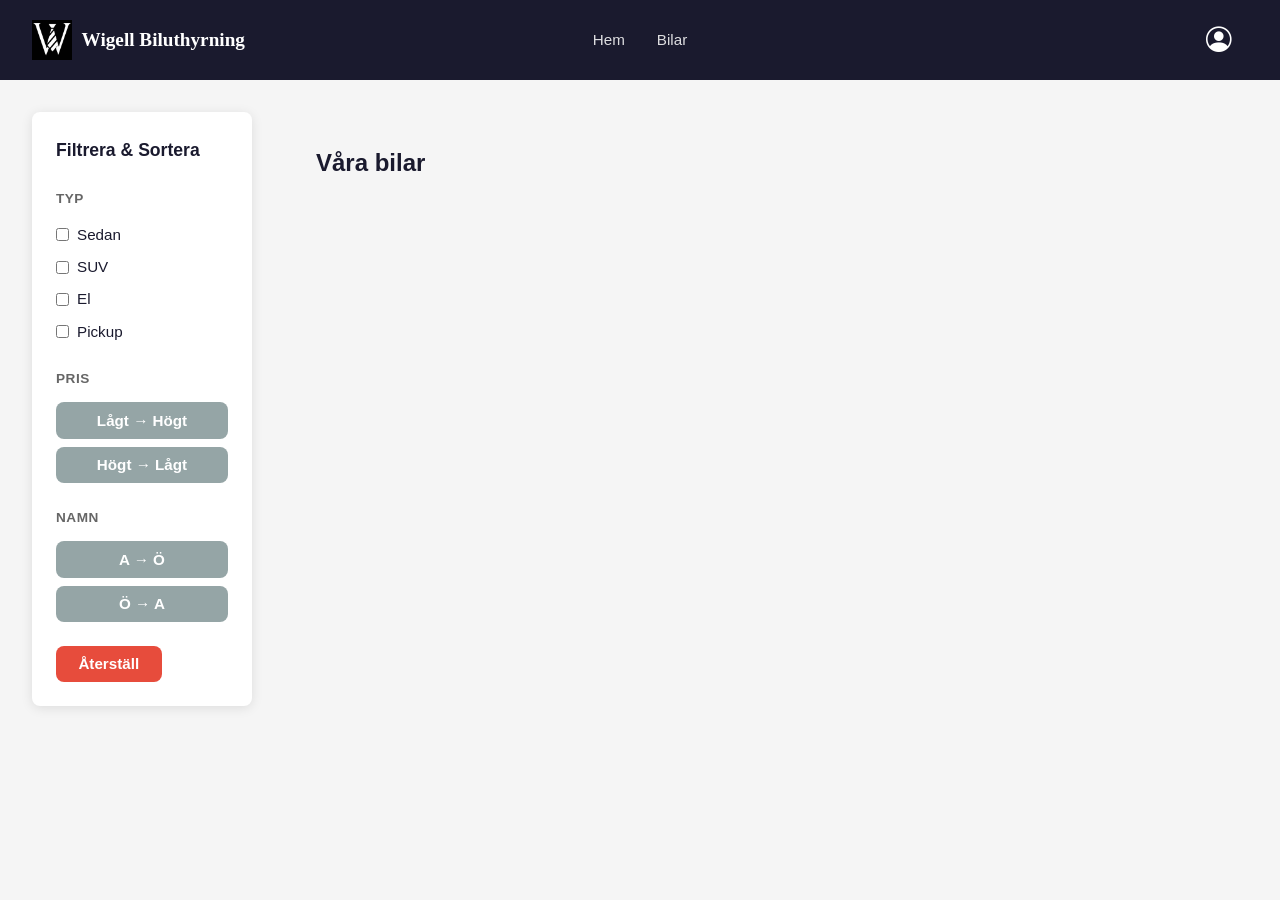
<file: wigell-biluthyrning/cars.html>
<!doctype html>
<html lang="sv">
  <head>
    <meta charset="UTF-8" />
    <meta name="viewport" content="width=device-width, initial-scale=1.0" />
    <title>Bilar – Wigell Biluthyrning</title>
    <link rel="stylesheet" href="css/style.css" />
    <link
      rel="stylesheet"
      href="https://cdn.jsdelivr.net/npm/bootstrap-icons@1.11.0/font/bootstrap-icons.css"
    />
  </head>
  <body>
    <header>
      <nav class="navbar">
        <div class="navbar__logo">
          <img
            src="images/KoncernLogga.png"
            alt="Wigell Biluthyrning logotyp"
            height="40"
          />
          <span>Wigell Biluthyrning</span>
        </div>

        <ul class="navbar__links">
          <li><a href="index.html">Hem</a></li>
          <li><a href="cars.html">Bilar</a></li>
          <li id="admin-link" style="display: none">
            <a href="admin.html">Admin</a>
          </li>
          <li id="my-bookings-link" style="display: none">
            <a href="my-bookings.html">Mina bokningar</a>
          </li>
        </ul>

        <button class="hamburger" id="hamburger" onclick="toggleMenu()">
          <i class="bi bi-list"></i>
        </button>

        <div class="navbar__user">
          <button id="login-btn" onclick="openLoginModal()">
            <i class="bi bi-person-circle"></i>
          </button>

          <div id="user-menu" style="display: none">
            <button class="user-avatar" onclick="toggleUserDropdown()">
              <span id="avatar-letter"></span>
            </button>
            <div class="user-dropdown" id="user-dropdown" style="display: none">
              <p id="dropdown-username"></p>
              <a href="my-bookings.html"
                ><i class="bi bi-calendar-check"></i> Mina bokningar</a
              >
              <button onclick="logout()">
                <i class="bi bi-box-arrow-right"></i> Logga ut
              </button>
            </div>
          </div>
        </div>
      </nav>
    </header>

    <main>
      <div class="cars-layout">
        <aside class="filter-sidebar">
          <h3>Filtrera & Sortera</h3>

          <div class="filter-group">
            <h4>Typ</h4>
            <label
              ><input type="checkbox" value="Sedan" onchange="applyFilters()" />
              Sedan</label
            >
            <label
              ><input type="checkbox" value="SUV" onchange="applyFilters()" />
              SUV</label
            >
            <label
              ><input type="checkbox" value="El" onchange="applyFilters()" />
              El</label
            >
            <label
              ><input
                type="checkbox"
                value="Pickup"
                onchange="applyFilters()"
              />
              Pickup</label
            >
          </div>

          <div class="filter-group">
            <h4>Pris</h4>
            <button class="btn btn--function" onclick="sortByPrice('asc')">
              Lågt → Högt
            </button>
            <button class="btn btn--function" onclick="sortByPrice('desc')">
              Högt → Lågt
            </button>
          </div>

          <div class="filter-group">
            <h4>Namn</h4>
            <button class="btn btn--function" onclick="sortCars('name', 'asc')">
              A → Ö
            </button>
            <button
              class="btn btn--function"
              onclick="sortCars('name', 'desc')"
            >
              Ö → A
            </button>
          </div>

          <button class="btn btn--negative" onclick="resetFilters()">
            Återställ
          </button>
        </aside>

        <section class="cars-section">
          <h2>Våra bilar</h2>
          <div id="cars-container"></div>
        </section>
      </div>
    </main>

    <script src="js/auth.js"></script>
    <script src="js/cars.js"></script>
    <script>
      updateNavbar();
      loadCars();
    </script>

    <!-- Login Modal -->
    <div id="login-modal" style="display: none">
      <div class="modal-overlay" onclick="closeLoginModal()"></div>
      <div class="modal-card">
        <h2>Logga in</h2>
        <div id="modal-error" style="display: none">
          Fel användarnamn eller lösenord.
        </div>
        <div class="form-group">
          <label for="username">Användarnamn</label>
          <input type="text" id="username" placeholder="Ange användarnamn" />
        </div>
        <div class="form-group">
          <label for="password">Lösenord</label>
          <input type="password" id="password" placeholder="Ange lösenord" />
        </div>
        <button class="btn btn--positive btn--full" onclick="handleLogin()">
          Logga in
        </button>
      </div>
    </div>

    <script>
      function openLoginModal() {
        document.getElementById("login-modal").style.display = "block";
      }

      function closeLoginModal() {
        document.getElementById("login-modal").style.display = "none";
      }

      async function handleLogin() {
        const username = document.getElementById("username").value.trim();
        const password = document.getElementById("password").value.trim();
        const errorMsg = document.getElementById("modal-error");

        const result = await login(username, password);

        if (result.success) {
          closeLoginModal();
          updateNavbar();
        } else {
          errorMsg.style.display = "block";
        }
      }

      function toggleUserDropdown() {
        const dropdown = document.getElementById("user-dropdown");
        dropdown.style.display =
          dropdown.style.display === "none" ? "block" : "none";
      }

      function toggleMenu() {
        document.querySelector(".navbar__links").classList.toggle("open");
      }
    </script>
  </body>
</html>
</file>
<file: wigell-biluthyrning/css/style.css>
*, *::before, *::after {
  box-sizing: border-box;
  margin: 0;
  padding: 0;
}

body {
  font-family: var(--font-body);
  background-color: var(--color-bg);
  color: var(--color-text);
  line-height: 1.6;
}

:root {
  --color-primary:    #1a1a2e;
  --color-secondary:  #16213e;
  --color-accent:     #e94560;
  --color-bg:         #f5f5f5;
  --color-white:      #ffffff;
  --color-text:       #1a1a2e;
  --color-text-light: #666666;
  --color-border:     #dddddd;

  --btn-positive:      #1e8449;
  --btn-positive-hover:#196f3d;
  --btn-negative:      #e74c3c;
  --btn-negative-hover:#c0392b;
  --btn-neutral:       #3498db;
  --btn-neutral-hover: #2980b9;

  --btn-function:      #95a5a6;
  --btn-function-hover:#7f8c8d;

  --font-heading: 'Georgia', serif;
  --font-body:    'Trebuchet MS', sans-serif;

  --radius: 8px;
  --shadow: 0 2px 12px rgba(0,0,0,0.1);
}

/* --- Knappar --- */
.btn {
  display: inline-flex;
  align-items: center;
  gap: 0.4rem;
  padding: 0.6rem 1.4rem;
  border: none;
  border-radius: var(--radius);
  font-family: var(--font-body);
  font-size: 0.95rem;
  font-weight: 600;
  cursor: pointer;
  transition: background 0.2s, transform 0.1s;
  text-decoration: none;
}

.filter-group .btn {
  display: block;
  width: 100%;
  margin-bottom: 0.5rem;
  text-align: center;
  justify-content: center;
  background: var(--btn-function);
  color: var(--color-white);
}

.btn:hover  { transform: translateY(-1px); }
.btn:active { transform: translateY(0); }

.btn--positive  { background: var(--btn-positive); color: #fff; }
.btn--positive:hover { background: var(--btn-positive-hover); }

.btn--negative  { background: var(--btn-negative); color: #fff; }
.btn--negative:hover { background: var(--btn-negative-hover); }

.btn--neutral   { background: var(--btn-neutral); color: #fff; }
.btn--neutral:hover { background: var(--btn-neutral-hover); }

.btn--function  { background: var(--btn-function); color: #fff; }
.btn--function:hover { background: var(--btn-function-hover); }

.btn--full { width: 100%; justify-content: center; }

/* Navbar */
.navbar {
  display: flex;
  align-items: center;
  justify-content: space-between;
  padding: 0 2rem;
  height: 80px;
  background: var(--color-primary);
  color: var(--color-white);
  position: relative;
}

.navbar__logo {
  display: flex;
  align-items: center;
  gap: 0.6rem;
  font-family: var(--font-heading);
  font-size: 1.2rem;
  font-weight: bold;
}

.navbar__logo img {
  height: 40px;
  filter: invert(1);
}

.navbar__links {
  display: flex;
  list-style: none;
  gap: 2rem;
  position: absolute;
  left: 50%;
  transform: translateX(-50%);
}

.navbar__links a {
  color: var(--color-white);
  text-decoration: none;
  font-size: 0.95rem;
  opacity: 0.85;
  transition: opacity 0.2s;
}

.navbar__links a:hover {
  opacity: 1;
}

.navbar__user {
  display: flex;
  align-items: center;
  gap: 1rem;
  padding-right: 1rem;
}

.navbar__user button {
  background: none;
  border: none;
  color: var(--color-white);
  font-size: 1.6rem;
  cursor: pointer;
}

/* Modal */
#login-modal {
  position: fixed;
  top: 0;
  left: 0;
  width: 100%;
  height: 100%;
  z-index: 1000;
}

.modal-overlay {
  position: absolute;
  width: 100%;
  height: 100%;
  background: rgba(0, 0, 0, 0.3);
}

.modal-card {
  position: absolute;
  top: 64px;
  right: 1rem;
  background: var(--color-white);
  border-radius: var(--radius);
  padding: 2rem;
  width: 320px;
  box-shadow: var(--shadow);
  z-index: 1001;
}

.modal-card h2 {
  margin-bottom: 1.5rem;
}

.modal-card .form-group {
  margin-bottom: 1rem;
}

.modal-card label {
  display: block;
  margin-bottom: 0.4rem;
  font-weight: 600;
  font-size: 0.9rem;
}

.modal-card input {
  width: 100%;
  padding: 0.6rem 0.8rem;
  border: 1px solid var(--color-border);
  border-radius: var(--radius);
  font-size: 0.95rem;
  margin-bottom: 0.2rem;
}

.modal-card .btn {
  margin-top: 1rem;
  width: 100%;
}

/* --- Bilar --- */
.cars-section {
  padding: 2rem;
  flex: 1;
}

#cars-container {
  display: grid;
  grid-template-columns: repeat(auto-fill, minmax(280px, 1fr));
  gap: 1.5rem;
  margin-top: 1rem;
}

.car-card {
  background: var(--color-white);
  border-radius: var(--radius);
  box-shadow: var(--shadow);
  overflow: hidden;
}

.car-card img {
  width: 100%;
  height: 180px;
  object-fit: cover;
}

.car-card__info {
  padding: 1rem;
}

.car-card__info h3 {
  margin-bottom: 0.4rem;
}

.car-card__info p {
  color: var(--color-text-light);
  font-size: 0.9rem;
  margin-bottom: 0.2rem;
}

.car-card__info .btn {
  margin-top: 1rem;
  width: 100%;
}

/* --- Hero --- */
.hero {
  background: var(--color-primary);
  color: var(--color-white);
  padding: 5rem 2rem;
  text-align: center;
}

.hero__content h1 {
  font-size: 2.5rem;
  margin-bottom: 1rem;
}

.hero__content p {
  font-size: 1.1rem;
  margin-bottom: 2rem;
  opacity: 0.9;
}

/* --- About sektioner --- */
.about-section {
  padding: 4rem 2rem;
  background: var(--color-white);
}

.about-section--alt {
  background: var(--color-bg);
}

.about-block {
  display: flex;
  align-items: center;
  gap: 3rem;
  max-width: 1100px;
  margin: 0 auto;
}

.about-block__image {
  flex: 1;
}

.about-block__image img {
  width: 100%;
  border-radius: var(--radius);
  box-shadow: var(--shadow);
}

.about-block__text {
  flex: 1;
}

.about-block__text h2 {
  margin-bottom: 1rem;
}

.about-block__text p {
  color: var(--color-text-light);
  margin-bottom: 1rem;
  line-height: 1.8;
}

.about-block__text .btn {
  display: inline-block;
  text-decoration: none;
  margin-top: 0.5rem;
}

.about-block__image img {
  width: 100%;
  height: 300px;
  object-fit: cover;
}

/* --- Footer --- */
.footer {
  background: var(--color-primary);
  color: var(--color-white);
  padding: 3rem 2rem 1rem;
  margin-top: 2rem;
}

.footer__content {
  display: flex;
  gap: 3rem;
  max-width: 1100px;
  margin: 0 auto;
  padding-bottom: 2rem;
  border-bottom: 1px solid rgba(255,255,255,0.1);
}

.footer__company {
  display: flex;
  flex-direction: column;
  align-items: flex-start;
  gap: 0.5rem;
  font-family: var(--font-heading);
  font-size: 1.1rem;
}

.footer__company img {
  filter: invert(1);
}

.footer__info h3,
.footer__links h3,
.footer__social h3 {
  margin-bottom: 0.8rem;
  font-size: 1rem;
}

.footer__info p,
.footer__social p {
  font-size: 0.9rem;
  opacity: 0.8;
  margin-bottom: 0.3rem;
}

.footer__links ul {
  list-style: none;
}

.footer__links ul li {
  margin-bottom: 0.3rem;
}

.footer__links a {
  color: var(--color-white);
  text-decoration: none;
  opacity: 0.8;
  font-size: 0.9rem;
  transition: opacity 0.2s;
}

.footer__links a:hover {
  opacity: 1;
}

.footer__bottom {
  text-align: center;
  padding-top: 1rem;
  font-size: 0.85rem;
  opacity: 0.6;
}

/* --- User avatar dropdown --- */
.user-avatar {
  width: 60px !important;
  height: 60px !important;
  border-radius: 50% !important;
  background: transparent !important;
  color: var(--color-white) !important;
  font-weight: bold !important;
  font-size: 1rem !important;
  cursor: pointer !important;
  border: 2px solid var(--color-white) !important;
  display: flex !important;
  align-items: center !important;
  justify-content: center !important;
  margin-top: 8px !important;
}

.user-dropdown {
  position: absolute;
  top: 64px;
  right: 1rem;
  background: var(--color-white);
  border-radius: var(--radius);
  box-shadow: var(--shadow);
  padding: 1rem;
  min-width: 200px;
  z-index: 999;
}

.user-dropdown p {
  font-weight: bold;
  margin-bottom: 0.8rem;
  color: var(--color-text);
  border-bottom: 1px solid var(--color-border);
  padding-bottom: 0.5rem;
}

.user-dropdown a,
.user-dropdown button {
  display: flex;
  align-items: center;
  gap: 0.5rem;
  width: 100%;
  padding: 0.5rem 0;
  color: var(--color-text);
  text-decoration: none;
  background: none;
  border: none;
  cursor: pointer;
  font-size: 0.95rem;
}

.user-dropdown a:hover,
.user-dropdown button:hover {
  color: var(--color-accent);
}

/* --- Cars layout med sidebar --- */
.cars-layout {
  display: flex;
  gap: 2rem;
  padding: 2rem;
}

.filter-sidebar {
  width: 220px;
  min-width: 220px;
  background: var(--color-white);
  border-radius: var(--radius);
  box-shadow: var(--shadow);
  padding: 1.5rem;
  height: fit-content;
}

.filter-sidebar h3 {
  margin-bottom: 1.5rem;
  font-size: 1.1rem;
}

.filter-group {
  margin-bottom: 1.5rem;
}

.filter-group h4 {
  margin-bottom: 0.8rem;
  color: var(--color-text-light);
  font-size: 0.85rem;
  text-transform: uppercase;
  letter-spacing: 0.5px;
}

.filter-group label {
  display: flex;
  align-items: center;
  gap: 0.5rem;
  margin-bottom: 0.5rem;
  cursor: pointer;
  font-size: 0.95rem;
}

.filter-group .btn {
  display: block;
  width: 100%;
  margin-bottom: 0.5rem;
  text-align: center;
  justify-content: center;
}

/* --- Admin --- */
.admin-section {
  padding: 2rem;
}

.admin-block {
  background: var(--color-white);
  border-radius: var(--radius);
  box-shadow: var(--shadow);
  padding: 1.5rem;
  margin-bottom: 2rem;
}

.admin-block h3 {
  margin-bottom: 1rem;
  padding-bottom: 0.5rem;
  border-bottom: 1px solid var(--color-border);
}

table {
  width: 100%;
  border-collapse: collapse;
}

thead {
  background: var(--color-primary);
  color: var(--color-white);
}

thead th {
  padding: 0.75rem 1rem;
  text-align: left;
  cursor: pointer;
  font-size: 0.9rem;
}

thead th:hover {
  opacity: 0.85;
}

tbody tr {
  border-bottom: 1px solid var(--color-border);
}

tbody tr:hover {
  background: var(--color-bg);
}

tbody td {
  padding: 0.75rem 1rem;
  font-size: 0.9rem;
}

/* --- Mina bokningar --- */
.bookings-section {
  padding: 2rem;
  max-width: 800px;
  margin: 0 auto;
}

.booking-card {
  background: var(--color-white);
  border-radius: var(--radius);
  box-shadow: var(--shadow);
  padding: 1.5rem;
  margin-bottom: 1rem;
  display: flex;
  flex-direction: column;
  gap: 1rem;
}

.booking-card__actions {
  display: flex;
  flex-direction: column;
  gap: 0.5rem;
  align-items: flex-start;
}

.booking-card__info p {
  margin-bottom: 0.3rem;
  font-size: 0.95rem;
}

/* --- Bokningssida --- */
.booking-section {
  padding: 2rem;
  max-width: 600px;
  margin: 2rem auto;
}

.car-summary {
  background: var(--color-white);
  border-radius: var(--radius);
  box-shadow: var(--shadow);
  padding: 1.5rem;
  margin-bottom: 2rem;
}

.car-summary h3 {
  margin-bottom: 0.5rem;
}

.car-summary p {
  color: var(--color-text-light);
}

#booking-form {
  background: var(--color-white);
  border-radius: var(--radius);
  box-shadow: var(--shadow);
  padding: 1.5rem;
}

#booking-form .form-group {
  margin-bottom: 1rem;
}

#booking-form label {
  display: block;
  margin-bottom: 0.4rem;
  font-weight: 600;
  font-size: 0.9rem;
}

#booking-form input[type="date"] {
  width: 100%;
  padding: 0.6rem 0.8rem;
  border: 1px solid var(--color-border);
  border-radius: var(--radius);
  font-size: 0.95rem;
}

#booking-form .btn {
  margin-top: 0.5rem;
  margin-right: 0.5rem;
}

.hamburger {
  display: none;
}

/* --- Responsiv design --- */
@media (max-width: 768px) {
  .hamburger {
    display: block;
    background: none;
    border: none;
    color: var(--color-white);
    font-size: 2rem;
    cursor: pointer;
    z-index: 100;
  }

  .navbar__links {
    display: none;
    position: fixed !important;
    top: 80px;
    left: 0 !important;
    right: 0 !important;
    width: 100% !important;
    transform: none !important;
    background: var(--color-primary);
    flex-direction: column;
    padding: 1rem 2rem;
    gap: 1rem;
    z-index: 999;
  }

  .navbar__links.open {
    display: flex;
  }

  .navbar__links.open li {
    display: block !important;
  }

  .navbar__links.open li a {
    color: var(--color-white) !important;
    opacity: 1 !important;
  }

  .navbar__user {
    position: absolute;
    right: 3.5rem;
    top: 0.2rem;
  }

  .hero {
    padding: 3rem 1rem;
  }

  .about-block {
    flex-direction: column;
  }

  .about-block__image img {
    height: 200px;
  }

  .cars-layout {
    flex-direction: column;
  }

  .filter-sidebar {
    width: 100%;
  }

  #cars-container {
    grid-template-columns: repeat(auto-fill, minmax(200px, 1fr));
  }

  .footer__content {
    flex-direction: column;
    gap: 1.5rem;
  }

  .booking-card {
    flex-direction: column;
    align-items: flex-start;
    gap: 1rem;
  }
}

/* --- Admin lägg till bil --- */
.admin-add-car {
  margin-top: 1.5rem;
  padding-top: 1.5rem;
  border-top: 1px solid var(--color-border);
  display: flex;
  flex-wrap: wrap;
  gap: 0.5rem;
  align-items: center;
}

.admin-add-car h4 {
  width: 100%;
  margin-bottom: 0.5rem;
}

.admin-add-car input {
  padding: 0.6rem 0.8rem;
  border: 1px solid var(--color-border);
  border-radius: var(--radius);
  font-size: 0.9rem;
  flex: 1;
  min-width: 120px;
}
</file>
<file: Wigell_Styleguide/style.css>
:root {
    --color-primary:    #1B3A6B;
    --color-accent:     #C0392B;
    --color-bg:         #F4F5F7;
    --color-surface:    #FFFFFF;
    --color-text:       #1A1A1A;
    --color-text-muted: #6B7280;
    --color-border:     #E2E4E8;

    --font-heading: 'Syne', sans-serif;
    --font-body:    'Source Sans 3', sans-serif;

    --sidebar-width:  260px;
    --border-radius:  8px;
}

*, *::before, *::after {
    box-sizing: border-box;
    margin: 0;
    padding: 0;
}

html {
    scroll-behavior: smooth;
}

body {
    font-family: var(--font-body);
    background-color: var(--color-bg);
    color: var(--color-text);
    line-height: 1.7;
    display: flex;
}

.main-content {
    margin-left: var(--sidebar-width);
    padding: 5rem 3rem 2.5rem 3rem;
    flex: 1;
}

.sidebar {
    width: var(--sidebar-width);
    background-color: var(--color-primary);
    position: fixed;
    top: 0;
    left: 0;
    height: 100vh;
    overflow-y: auto;
    display: flex;
    flex-direction: column;
    z-index: 100;
}

.sidebar__toggle {
    display: none;
}

.sidebar__brand {
    display: flex;
    align-items: center;
    gap: 0.75rem;
    padding: 1.5rem;
}

.sidebar__logo {
    background-color: var(--color-accent);
    color: #fff;
    font-family: var(--font-heading);
    font-weight: 800;
    font-size: 1.3rem;
    width: 40px;
    height: 40px;
    border-radius: 6px;
    display: flex;
    align-items: center;
    justify-content: center;
}

.sidebar__name {
    font-family: var(--font-heading);
    color: #fff;
    font-size: 1rem;
    line-height: 1.3;
}

.sidebar__name small {
    font-family: var(--font-body);
    font-size: 0.75rem;
    opacity: 0.6;
    text-transform: uppercase;
    letter-spacing: 0.08em;
}

.sidebar__nav {
    list-style: none;
    padding: 1rem 0;
}

.sidebar__label {
    font-size: 0.7rem;
    text-transform: uppercase;
    letter-spacing: 0.1em;
    opacity: 0.5;
    padding: 1rem 1.5rem 0.25rem;
    color: #fff;
}

.sidebar__link {
    display: block;
    padding: 0.5rem 1.5rem;
    color: rgba(255,255,255,0.8);
    font-size: 0.9rem;
    border-left: 3px solid transparent;
    transition: background 0.15s, color 0.15s, border-color 0.15s;
    text-decoration: none;
}

.sidebar__link:hover {
    background-color: rgba(255,255,255,0.08);
    color: #fff;
    border-left-color: var(--color-accent);
}

.guide-header {
    padding-bottom: 2rem;
    margin-bottom: 3rem;
    border-bottom: 2px solid var(--color-border);
}

.guide-header h1 {
    font-family: var(--font-heading);
    font-size: 2.5rem;
    color: var(--color-primary);
    margin-bottom: 0.75rem;
}

.guide-header p {
    color: var(--color-text-muted);
    font-size: 1rem;
    max-width: 640px;
}

.guide-section {
    margin-bottom: 3rem;
    scroll-margin-top: 1.5rem;
}

.guide-section h2 {
    font-family: var(--font-heading);
    font-size: 1.8rem;
    color: var(--color-primary);
    padding-bottom: 0.5rem;
    border-bottom: 3px solid var(--color-accent);
    display: inline-block;
    margin-bottom: 1rem;
}

.guide-section p {
    color: var(--color-text-muted);
    margin-bottom: 1.5rem;
}

.color-grid {
    display: grid;
    grid-template-columns: repeat(auto-fill, minmax(140px, 1fr));
    gap: 1rem;
}

.color-swatch {
    border-radius: var(--border-radius);
    overflow: hidden;
    background: var(--color-surface);
    box-shadow: 0 1px 4px rgba(0,0,0,0.08);
}

.color-swatch__preview {
    height: 80px;
    background-color: var(--swatch);
    border-bottom: 1px solid var(--color-border);
}

.color-swatch__info {
    padding: 0.6rem 0.75rem;
    display: flex;
    flex-direction: column;
    gap: 0.15rem;
}

.color-swatch__info strong {
    font-size: 0.85rem;
    color: var(--color-text);
}

.color-swatch__info span {
    font-size: 0.75rem;
    color: var(--color-text-muted);
    font-family: 'Courier New', monospace;
}

h1 { font-family: var(--font-heading); font-size: 2.5rem; color: var(--color-primary); }
h2 { font-family: var(--font-heading); font-size: 2rem;   color: var(--color-primary); }
h3 { font-family: var(--font-heading); font-size: 1.5rem; color: var(--color-primary); }
h4 { font-family: var(--font-heading); font-size: 1.2rem; color: var(--color-primary); }

.type-showcase {
    display: flex;
    flex-direction: column;
    gap: 1rem;
}

.type-item {
    background: var(--color-surface);
    padding: 1.5rem;
    border-radius: var(--border-radius);
    border-left: 4px solid var(--color-primary);
    box-shadow: 0 1px 4px rgba(0,0,0,0.08);
}

.type-meta {
    display: block;
    margin-top: 0.5rem;
    font-size: 0.8rem;
    color: var(--color-text-muted);
    font-family: 'Courier New', monospace;
}

.btn {
    display: inline-flex;
    align-items: center;
    gap: 0.4rem;
    padding: 0.6rem 1.25rem;
    border: 2px solid transparent;
    border-radius: var(--border-radius);
    font-family: var(--font-body);
    font-size: 0.95rem;
    font-weight: 600;
    cursor: pointer;
    transition: background 0.15s, transform 0.1s;
}

.btn:hover {
    transform: translateY(-1px);
}

.btn:active {
    transform: translateY(0);
}

.btn--standard {
    background-color: var(--color-primary);
    color: #fff;
}
.btn--standard:hover {
    background-color: #122850;
}

.btn--function {
    background-color: transparent;
    color: var(--color-primary);
    border-color: var(--color-primary);
}
.btn--function:hover {
    background-color: var(--color-primary);
    color: #fff;
}

.btn--positive {
    background-color: #1a7a4a;
    color: #fff;
}
.btn--positive:hover {
    background-color: #155f3a;
}

.btn--negative {
    background-color: var(--color-accent);
    color: #fff;
}
.btn--negative:hover {
    background-color: #a93226;
}

.btn-showcase {
    display: flex;
    flex-direction: column;
    gap: 1rem;
}

.btn-item {
    display: flex;
    align-items: center;
    gap: 1.5rem;
    background: var(--color-surface);
    padding: 1rem 1.25rem;
    border-radius: var(--border-radius);
    box-shadow: 0 1px 4px rgba(0,0,0,0.08);
}

.btn-label {
    font-size: 0.85rem;
    color: var(--color-text-muted);
}

.table-wrapper {
    overflow-x: auto;
    border-radius: var(--border-radius);
    box-shadow: 0 1px 4px rgba(0,0,0,0.08);
    margin-bottom: 2rem;
}

.table {
    width: 100%;
    border-collapse: collapse;
    background: var(--color-surface);
    font-size: 0.9rem;
}

.table th {
    background-color: var(--color-primary);
    color: #fff;
    font-family: var(--font-heading);
    font-weight: 600;
    text-align: left;
    padding: 0.75rem 1rem;
}

.table td {
    padding: 0.7rem 1rem;
    border-bottom: 1px solid var(--color-border);
    color: var(--color-text);
}

.table--list tbody tr:nth-child(even) {
    background-color: #f8f9fb;
}

.table--data th,
.table--data td {
    padding: 0.6rem 0.85rem;
    white-space: nowrap;
}

.table tbody tr:hover {
    background-color: #eef2f8;
}

.alerts-showcase {
    display: flex;
    flex-direction: column;
    gap: 0.75rem;
}

.alert {
    padding: 0.9rem 1.2rem;
    border-radius: var(--border-radius);
    border-left: 4px solid;
    font-size: 0.95rem;
}

.alert--success {
    background-color: #d4f0e0;
    color: #1a7a4a;
    border-color: #1a7a4a;
}

.alert--info {
    background-color: #d6e8fb;
    color: #1a5fa8;
    border-color: #1a5fa8;
}

.alert--warning {
    background-color: #fff3cd;
    color: #8a5d00;
    border-color: #e6a800;
}

.alert--error {
    background-color: #fde8e8;
    color: #a61c1c;
    border-color: #a61c1c;
}

.loaders-showcase {
    display: flex;
    flex-direction: column;
    gap: 1.5rem;
}

.loader-item {
    display: flex;
    align-items: center;
    gap: 1.5rem;
    background: var(--color-surface);
    padding: 1.25rem;
    border-radius: var(--border-radius);
    box-shadow: 0 1px 4px rgba(0,0,0,0.08);
    font-size: 0.875rem;
    color: var(--color-text-muted);
}

.spinner {
    width: 36px;
    height: 36px;
    border: 4px solid var(--color-border);
    border-top-color: var(--color-primary);
    border-radius: 50%;
    animation: spin 0.8s linear infinite;
    flex-shrink: 0;
}

@keyframes spin {
    to { transform: rotate(360deg); }
}

.progress-bar {
    width: 200px;
    height: 10px;
    background: var(--color-border);
    border-radius: 999px;
    overflow: hidden;
    flex-shrink: 0;
}

.progress-bar__fill {
    height: 100%;
    background: var(--color-primary);
    border-radius: 999px;
}

.skeleton {
    width: 200px;
    height: 18px;
    background: linear-gradient(90deg, #e0e3e8 25%, #f0f2f5 50%, #e0e3e8 75%);
    background-size: 200% 100%;
    border-radius: 4px;
    animation: shimmer 1.4s infinite;
    flex-shrink: 0;
}

@keyframes shimmer {
    0%   { background-position: 200% 0; }
    100% { background-position: -200% 0; }
}

.panels-showcase {
    display: grid;
    grid-template-columns: repeat(auto-fit, minmax(220px, 1fr));
    gap: 1.25rem;
}

.panel {
    padding: 1.5rem;
    border-radius: var(--border-radius);
    border-left: 5px solid;
    box-shadow: 0 1px 4px rgba(0,0,0,0.08);
}

.panel h4 {
    font-size: 1rem;
    margin-bottom: 0.5rem;
}

.panel p {
    font-size: 0.875rem;
    color: inherit;
}

.panel--positive {
    background: #d4f0e0;
    border-color: #1a7a4a;
    color: #1a7a4a;
}

.panel--neutral {
    background: #d6e8fb;
    border-color: #1a5fa8;
    color: #1a5fa8;
}

.panel--negative {
    background: #fde8e8;
    border-color: #a61c1c;
    color: #a61c1c;
}

.form-showcase {
    background: var(--color-surface);
    padding: 2rem;
    border-radius: var(--border-radius);
    box-shadow: 0 1px 4px rgba(0,0,0,0.08);
    max-width: 560px;
}

.form-group {
    margin-bottom: 1.25rem;
    display: flex;
    flex-direction: column;
    gap: 0.4rem;
}

.form-label {
    font-size: 0.9rem;
    font-weight: 600;
    color: var(--color-text);
}

.form-input {
    padding: 0.6rem 0.875rem;
    border: 2px solid var(--color-border);
    border-radius: var(--border-radius);
    font-family: var(--font-body);
    font-size: 0.95rem;
    color: var(--color-text);
    background: #fff;
    transition: border-color 0.15s, box-shadow 0.15s;
    width: 100%;
}

.form-input:focus {
    outline: none;
    border-color: var(--color-primary);
    box-shadow: 0 0 0 3px rgba(27,58,107,0.12);
}

.form-input--error {
    border-color: var(--color-accent);
}

.form-input--error:focus {
    box-shadow: 0 0 0 3px rgba(192,57,43,0.12);
}

.form-error {
    font-size: 0.8rem;
    color: var(--color-accent);
}

.form-textarea {
    resize: vertical;
    min-height: 100px;
}

.form-options {
    display: flex;
    flex-direction: column;
    gap: 0.4rem;
}

.form-option {
    display: flex;
    align-items: center;
    gap: 0.5rem;
    font-size: 0.9rem;
    cursor: pointer;
}

.form-option input {
    accent-color: var(--color-primary);
    width: 16px;
    height: 16px;
}

.form-actions {
    display: flex;
    gap: 0.75rem;
    margin-top: 1.5rem;
}

.top-nav {
    background-color: var(--color-primary);
    position: fixed;
    top: 0;
    left: 260px;
    right: 0;
    z-index: 99;
    padding: 0 2rem;
    box-shadow: 0 2px 8px rgba(0,0,0,0.15);
}

.top-nav__links {
    list-style: none;
    display: flex;
    align-items: stretch;
}

.top-nav__links > li {
    position: relative;
}

.top-nav__links > li > a {
    display: block;
    padding: 1rem 1.1rem;
    color: rgba(255,255,255,0.8);
    font-size: 0.9rem;
    font-weight: 500;
    transition: background 0.15s, color 0.15s;
    text-decoration: none;
}

.top-nav__links > li > a:hover {
    background-color: rgba(255,255,255,0.1);
    color: #fff;
}

.top-nav__submenu {
    list-style: none;
    position: absolute;
    top: 100%;
    left: 0;
    background: var(--color-surface);
    border-radius: 0 0 var(--border-radius) var(--border-radius);
    box-shadow: 0 4px 12px rgba(0,0,0,0.1);
    min-width: 160px;
    opacity: 0;
    pointer-events: none;
    transform: translateY(-6px);
    transition: opacity 0.2s, transform 0.2s;
    z-index: 10;
}

.top-nav__dropdown:hover .top-nav__submenu {
    opacity: 1;
    pointer-events: all;
    transform: translateY(0);
}

.top-nav__submenu li a {
    display: block;
    padding: 0.65rem 1rem;
    color: var(--color-text);
    font-size: 0.875rem;
    transition: background 0.15s;
    text-decoration: none;
}

.top-nav__submenu li a:hover {
    background: var(--color-bg);
}

.code-block {
    background-color: #0f1923;
    border-radius: var(--border-radius);
    overflow: hidden;
    margin-top: 1.5rem;
}

.code-block__header {
    display: flex;
    justify-content: space-between;
    align-items: center;
    padding: 0.6rem 1rem;
    background-color: rgba(255,255,255,0.06);
    font-size: 0.8rem;
    color: rgba(255,255,255,0.5);
}

.code-block pre {
    padding: 1.25rem;
    overflow-x: auto;
}

.code-block code {
    font-family: 'Courier New', monospace;
    font-size: 0.85rem;
    color: #a8d8a8;
    line-height: 1.7;
}
</file>
<file: Wigell_Styleguide/mobile.css>
@media (max-width: 1024px) {

    :root {
        --sidebar-width: 220px;
    }

    .main-content {
        padding: 2rem;
    }

    .panels-showcase {
        grid-template-columns: 1fr;
    }
}

@media (max-width: 768px) {

    body {
        flex-direction: column;
    }

    .sidebar {
        width: 100%;
        height: auto;
        position: sticky;
        top: 0;
        flex-direction: row;
        align-items: center;
        flex-wrap: wrap;
    }

    .sidebar__brand {
        flex: 1;
        border-bottom: none;
        padding: 0.75rem 1rem;
    }

    .sidebar__toggle {
        display: flex;
        flex-direction: column;
        gap: 5px;
        background: none;
        border: none;
        cursor: pointer;
        padding: 0.75rem 1rem;
    }

    .sidebar__toggle span {
        display: block;
        width: 24px;
        height: 2px;
        background: #fff;
        border-radius: 2px;
    }

    .sidebar__nav {
        width: 100%;
        display: none;
        border-top: 1px solid rgba(255,255,255,0.12);
        padding: 0.5rem 0 1rem;
    }

    .sidebar__nav.is-open {
        display: block;
    }

    .main-content {
        margin-left: 0;
        padding: 1.25rem;
        max-width: 100%;
    }

    .top-nav {
        display: none;
    }

    .guide-header h1 {
        font-size: 1.8rem;
    }

    .guide-section h2 {
        font-size: 1.4rem;
    }

    .btn-item {
        flex-direction: column;
        align-items: flex-start;
        gap: 0.5rem;
    }

    .color-grid {
        grid-template-columns: repeat(2, 1fr);
    }

    .loader-item {
        flex-direction: column;
        align-items: flex-start;
    }

    .progress-bar,
    .skeleton {
        width: 100%;
    }

    .form-showcase {
        padding: 1.25rem;
        max-width: 100%;
    }

    .form-actions {
        flex-direction: column;
    }

    .table-wrapper {
        -webkit-overflow-scrolling: touch;
    }
}

@media (max-width: 420px) {

    .color-grid {
        grid-template-columns: 1fr;
    }

    .guide-header h1 {
        font-size: 1.5rem;
    }
}
</file>
